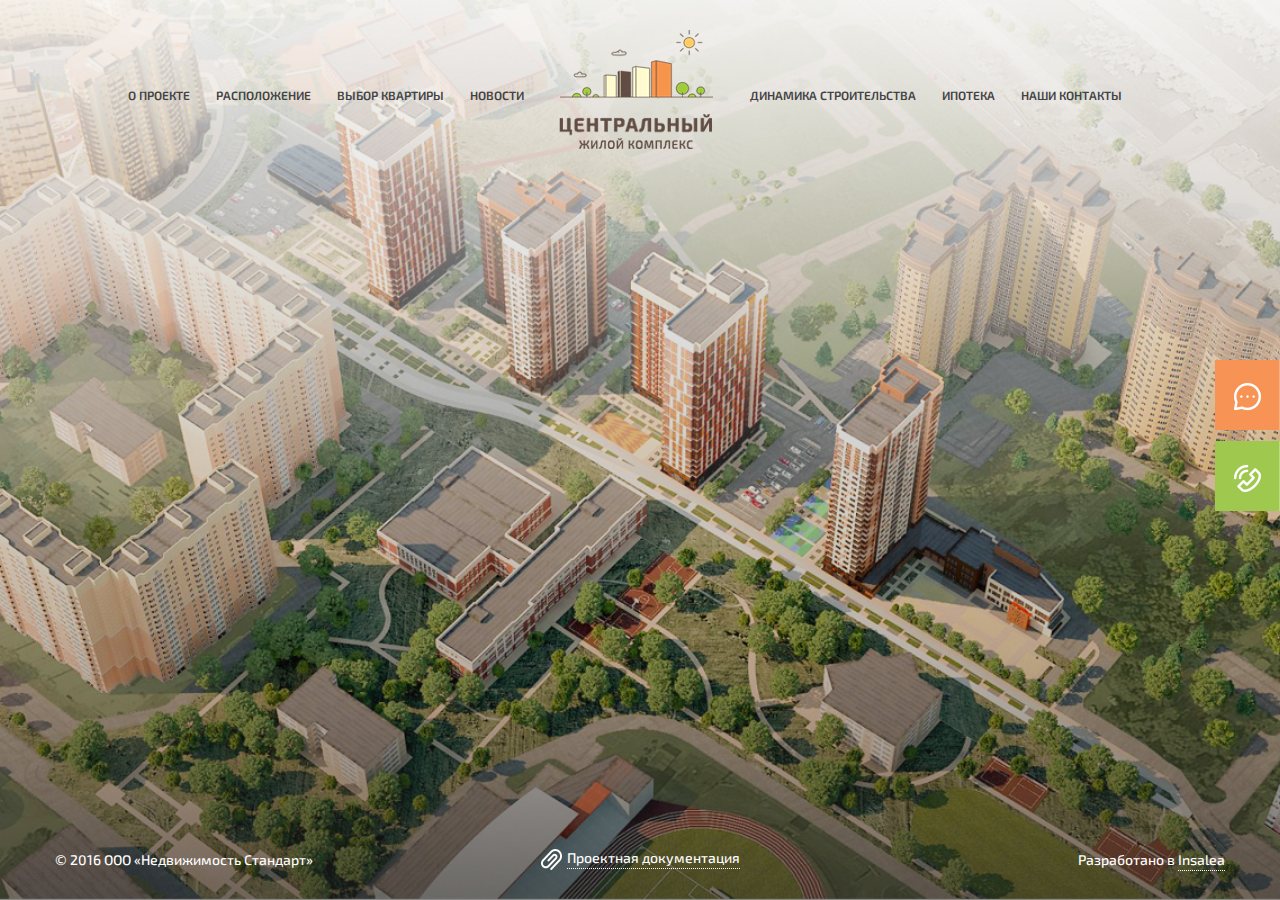
<file: index.html>
<!DOCTYPE html>
<html lang="ru">
	<head>
		<meta charset="UTF-8" />
		<title>Title</title>
		<meta name="viewport" content="width=device-width, initial-scale=1, maximum-scale=1, user-scalable=no" />

	</head>
	<body>
		<div class="popup popup_callback">
			<div class="container container">
				<div class="window">
					<div class="header bg-green">
						<div class="title">заказать звонок</div>
						<div class="close"><div class="btn-close box"><i class="icon icon-close"></i></div></div>
					</div>
					<div class="body">
						<form action="">
							<input type="text" class="input" placeholder="Ваше имя">
							<input type="text" class="input tel" placeholder="Ваш телефон">
							<button class="button button_orange">заказать звонок</button>
						</form>
					</div>
				</div>
			</div>
			<div class="bg"></div>
		</div>
		<div class="popup popup_write">
			<div class="container container">
				<div class="window">
					<div class="header bg-orange">
						<div class="title">оставить заявку</div>
						<div class="close"><div class="btn-close box"><i class="icon icon-close"></i></div></div>
					</div>
					<div class="body">
						<form action="">
							<input type="text" class="input" placeholder="Ваше имя">
							<input type="text" class="input tel" placeholder="Ваш телефон">
							<input type="text" class="input" placeholder="Текс заявки">
							<button class="button">Отправить заявку</button>
						</form>
					</div>
				</div>
			</div>
			<div class="bg"></div>
		</div>
		<div class="wrapper">
			<header class="container">
				<ul class="nav nav-left">
					<li><a href="">о проекте</a></li>
					<li><a href="">расположение</a></li>
					<li><a href="">выбор квартиры</a></li>
					<li><a href="">новости</a></li>
				</ul>
				<div class="logo"><a href=""><img src="img/logo.png" alt=""></a></div>
				<ul class="nav nav-right">
					<li><a href="">динамика строительства</a></li>
					<li><a href="">ипотека</a></li>
					<li><a href="">наши Контакты</a></li>
				</ul>
			</header>
			<footer>
				<div class="container row w3">
					<div class="col copy">© 2016 ООО «Недвижимость Стандарт»</div>
					<div class="col docs">
						<div class="docs-wrap">
							<div class="header">
								<div class="title"><i class="icon icon-clip-white"></i> <a href="">Проектная документация</a></div>
								<div class="btn-close box"><i class="icon icon-close"></i></div>
							</div>
							<div class="body">
								<div class="row">
									<div class="format col">DOC</div>
									<div class="sub-title col">
										<p>Разрешение на строительство</p>
										<span>корпус 8</span>
									</div>
									<div class="anchor col"><a href="" target="_blank"><i class="icon icon-upload_gray"></i></a></div>
								</div>
								<div class="row">
									<div class="format col">DOC</div>
									<div class="sub-title col">
										<p>Разрешение на строительство</p>
										<span>корпус 16</span>
									</div>
									<div class="anchor col"><a href="" target="_blank"><i class="icon icon-upload_gray"></i></a></div>
								</div>
								<div class="row">
									<div class="format col">DOC</div>
									<div class="sub-title col">
										<p>Разрешение на строительство</p>
										<span>корпус 17</span>
									</div>
									<div class="anchor col"><a href="" target="_blank"><i class="icon icon-upload_gray"></i></a></div>
								</div>
								<div class="row">
									<div class="format col">DOC</div>
									<div class="sub-title col">
										<p>Разрешение на строительство</p>
										<span>корпус 18</span>
									</div>
									<div class="anchor col"><a href="" target="_blank"><i class="icon icon-upload_gray"></i></a></div>
								</div>
								<div class="row">
									<div class="format col color-red-hover">PDF</div>
									<div class="sub-title col">
										<p>Проектная декларация</p>
										<span>корпус 16</span>
									</div>
									<div class="anchor col"><a href="" target="_blank"><i class="icon icon-upload_gray"></i></a></div>
								</div>
								<div class="row">
									<div class="format col color-red-hover">PDF</div>
									<div class="sub-title col">
										<p>Проектная декларация</p>
										<span>корпус 18</span>
									</div>
									<div class="anchor col"><a href="" target="_blank"><i class="icon icon-upload_gray"></i></a></div>
								</div>
								<div class="row">
									<div class="format col color-red-hover">PDF</div>
									<div class="sub-title col">
										<p>Планировки</p>
										<span>корпус 16</span>
									</div>
									<div class="anchor col"><a href="" target="_blank"><i class="icon icon-search_gray"></i></a></div>
								</div>
							</div>
						</div>
					</div>
					<div class="col dev">Разработано в <a href="//insalea.ru/" target="_blank">Insalea</a></div>
				</div>
			</footer>
		</div>
		<div id="content">
			<div class="container">
				
			</div>
		</div>
		<div class="fix-btns">
			<div class="item chat">
				<div class="icon-wrap"><i class="icon icon-chat"></i></div>
				<div class="text">НАПИСАТЬ</div>
			</div>
			<div class="item phone">
				<div class="icon-wrap"><i class="icon icon-phone"></i></div>
				<div class="text">ЗАКАЗАТЬ ЗВОНОК</div>
			</div>
		</div>


		<link href="https://fonts.googleapis.com/css?family=Exo+2:400,500,600" rel="stylesheet">
		<link rel="stylesheet" href="css/libs.min.css">
		<link rel="stylesheet" href="css/style.css">
		<link rel="stylesheet" href="css/mobile.css">
		<script src="js/libs.min.js"></script>
		<script src="js/scripts.js"></script>
		<script src="js/popup.js"></script>
		<script src="js/mobile.js"></script>
	</body>
</html>
</file>
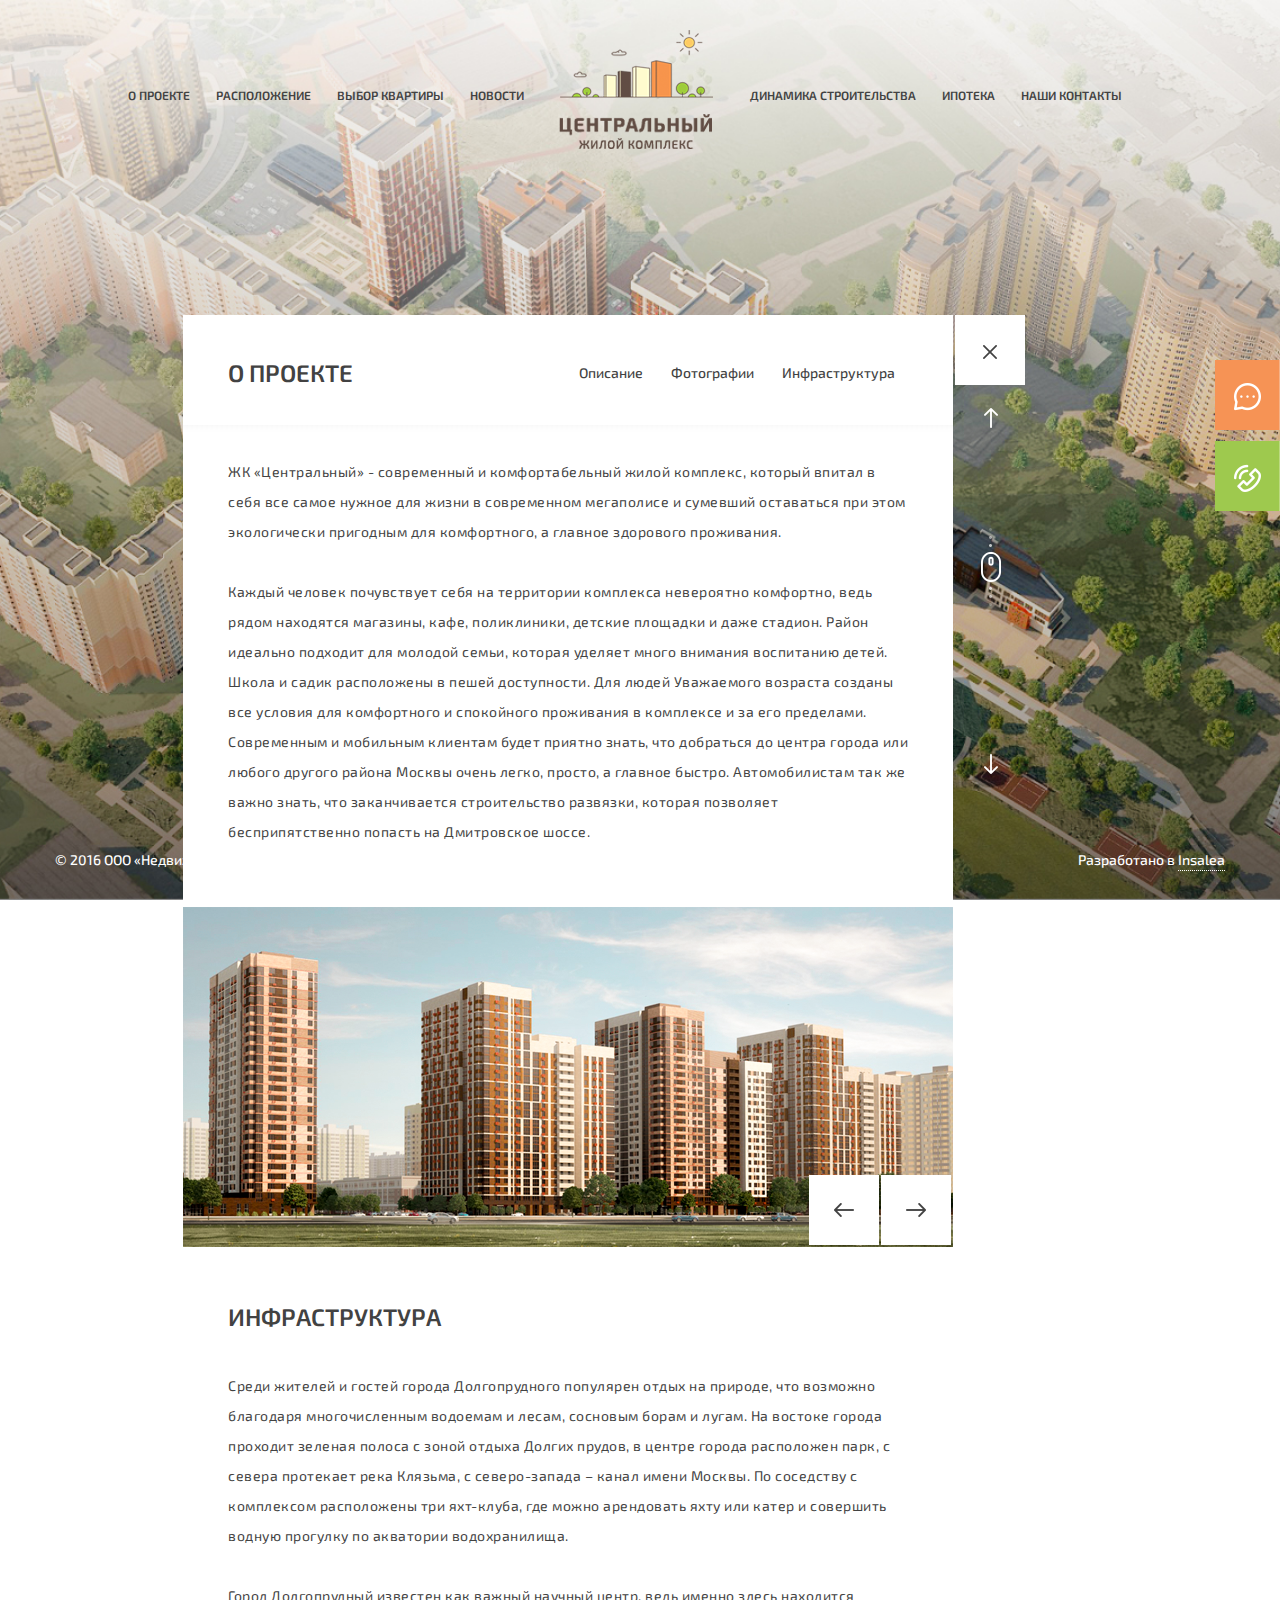
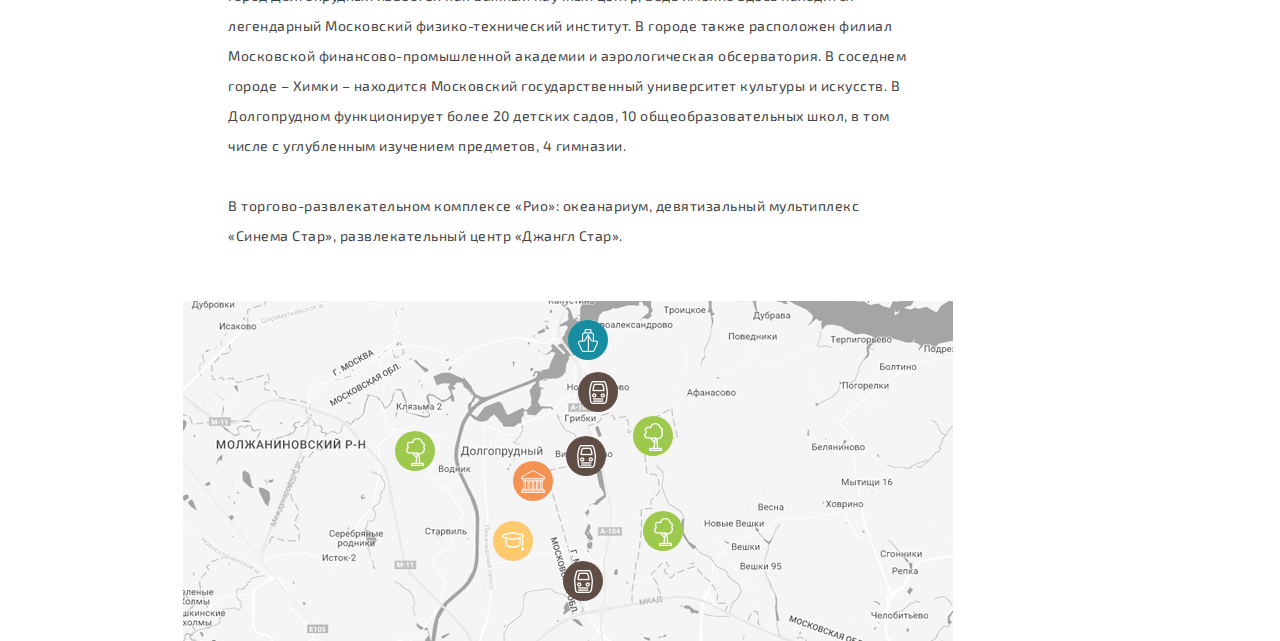
<file: about.html>
<!DOCTYPE html>
<html lang="ru">
	<head>
		<meta charset="UTF-8" />
		<title>Title</title>
		<meta name="viewport" content="width=device-width, initial-scale=1, maximum-scale=1, user-scalable=no" />

	</head>
	<body class="with-content">
		<div class="popup popup_callback">
			<div class="container container">
				<div class="window">
					<div class="header bg-green">
						<div class="title">заказать звонок</div>
						<div class="close"><div class="btn-close box"><i class="icon icon-close"></i></div></div>
					</div>
					<div class="body">
						<form action="">
							<input type="text" class="input" placeholder="Ваше имя">
							<input type="text" class="input tel" placeholder="Ваш телефон">
							<button class="button button_orange">заказать звонок</button>
						</form>
					</div>
				</div>
			</div>
			<div class="bg"></div>
		</div>
		<div class="popup popup_write">
			<div class="container container">
				<div class="window">
					<div class="header bg-orange">
						<div class="title">оставить заявку</div>
						<div class="close"><div class="btn-close box"><i class="icon icon-close"></i></div></div>
					</div>
					<div class="body">
						<form action="">
							<input type="text" class="input" placeholder="Ваше имя">
							<input type="text" class="input tel" placeholder="Ваш телефон">
							<input type="text" class="input" placeholder="Текс заявки">
							<button class="button">Отправить заявку</button>
						</form>
					</div>
				</div>
			</div>
			<div class="bg"></div>
		</div>
		<div class="wrapper">
			<header class="container">
				<ul class="nav nav-left">
					<li><a href="">о проекте</a></li>
					<li><a href="">расположение</a></li>
					<li><a href="">выбор квартиры</a></li>
					<li><a href="">новости</a></li>
				</ul>
				<div class="logo"><a href=""><img src="img/logo.png" alt=""></a></div>
				<ul class="nav nav-right">
					<li><a href="">динамика строительства</a></li>
					<li><a href="">ипотека</a></li>
					<li><a href="">наши Контакты</a></li>
				</ul>
			</header>
			<footer>
				<div class="container row w3">
					<div class="col copy">© 2016 ООО «Недвижимость Стандарт»</div>
					<div class="col docs">
						<div class="docs-wrap">
							<div class="header">
								<div class="title"><i class="icon icon-clip-white"></i> <a href="">Проектная документация</a></div>
								<div class="btn-close box"><i class="icon icon-close"></i></div>
							</div>
							<div class="body">
								<div class="row">
									<div class="format col">DOC</div>
									<div class="sub-title col">
										<p>Разрешение на строительство</p>
										<span>корпус 8</span>
									</div>
									<div class="anchor col"><a href="" target="_blank"><i class="icon icon-upload_gray"></i></a></div>
								</div>
								<div class="row">
									<div class="format col">DOC</div>
									<div class="sub-title col">
										<p>Разрешение на строительство</p>
										<span>корпус 16</span>
									</div>
									<div class="anchor col"><a href="" target="_blank"><i class="icon icon-upload_gray"></i></a></div>
								</div>
								<div class="row">
									<div class="format col">DOC</div>
									<div class="sub-title col">
										<p>Разрешение на строительство</p>
										<span>корпус 17</span>
									</div>
									<div class="anchor col"><a href="" target="_blank"><i class="icon icon-upload_gray"></i></a></div>
								</div>
								<div class="row">
									<div class="format col">DOC</div>
									<div class="sub-title col">
										<p>Разрешение на строительство</p>
										<span>корпус 18</span>
									</div>
									<div class="anchor col"><a href="" target="_blank"><i class="icon icon-upload_gray"></i></a></div>
								</div>
								<div class="row">
									<div class="format col color-red-hover">PDF</div>
									<div class="sub-title col">
										<p>Проектная декларация</p>
										<span>корпус 16</span>
									</div>
									<div class="anchor col"><a href="" target="_blank"><i class="icon icon-upload_gray"></i></a></div>
								</div>
								<div class="row">
									<div class="format col color-red-hover">PDF</div>
									<div class="sub-title col">
										<p>Проектная декларация</p>
										<span>корпус 18</span>
									</div>
									<div class="anchor col"><a href="" target="_blank"><i class="icon icon-upload_gray"></i></a></div>
								</div>
								<div class="row">
									<div class="format col color-red-hover">PDF</div>
									<div class="sub-title col">
										<p>Планировки</p>
										<span>корпус 16</span>
									</div>
									<div class="anchor col"><a href="" target="_blank"><i class="icon icon-search_gray"></i></a></div>
								</div>
							</div>
						</div>
					</div>
					<div class="col dev">Разработано в <a href="//insalea.ru/" target="_blank">Insalea</a></div>
				</div>
			</footer>
		</div>
		<div class="container">
			<div id="content">
				<div class="header clearfix">
					<h1>о проекте</h1>
					<ul class="menu">
						<li><a href="#about">Описание</a></li>
						<li><a href="#photos">Фотографии</a></li>
						<li><a href="#infostructure">Инфраструктура</a></li>
					</ul>
					<div class="abs-right">
						<div class="btn-close box"><i class="icon icon-close"></i></div>
						<div class="scroll"></div>
					</div>
				</div>
				<div class="body">
					<div id="about">
						<p>ЖК «Центральный» - современный и комфортабельный жилой комплекс, который впитал в себя все самое нужное для жизни в современном мегаполисе и сумевший оставаться при этом экологически пригодным для комфортного, а главное здорового проживания.</p>
						<p>Каждый человек почувствует себя на территории комплекса невероятно комфортно, ведь рядом находятся магазины, кафе, поликлиники, детские площадки и даже стадион. Район идеально подходит для молодой семьи, которая уделяет много внимания воспитанию детей. Школа и садик расположены в пешей доступности. Для людей Уважаемого возраста созданы все условия для комфортного и спокойного проживания в комплексе и за его пределами. Современным и мобильным клиентам будет приятно знать, что добраться до центра города или любого другого района Москвы очень легко, просто, а главное быстро. Автомобилистам так же важно знать, что заканчивается строительство развязки, которая позволяет бесприпятственно попасть на Дмитровское шоссе.</p>
					</div>
					<div class="slider" id="photos">
						<div class="item"><img src="img/slider.png" alt=""></div>
						<div class="item"><img src="img/slider.png" alt=""></div>
						<div class="item"><img src="img/slider.png" alt=""></div>
						<div class="item"><img src="img/slider.png" alt=""></div>
					</div>
					<div id="infostructure">
						<h2>инфраструктура</h2>
						<p>Среди жителей и гостей города Долгопрудного популярен отдых на природе, что возможно благодаря многочисленным водоемам и лесам, сосновым борам и лугам. На востоке города проходит зеленая полоса с зоной отдыха Долгих прудов, в центре города расположен парк, с севера протекает река Клязьма, с северо-запада – канал имени Москвы. По соседству с комплексом расположены три яхт-клуба, где можно арендовать яхту или катер и совершить водную прогулку по акватории водохранилища.</p>
						<p>Город Долгопрудный известен как важный научный центр, ведь именно здесь находится легендарный Московский физико-технический институт. В городе также расположен филиал Московской финансово-промышленной академии и аэрологическая обсерватория. В соседнем городе – Химки – находится Московский государственный университет культуры и искусств. В Долгопрудном функционирует более 20 детских садов, 10 общеобразовательных школ, в том числе с углубленным изучением предметов, 4 гимназии.</p>
						<p>В торгово-развлекательном комплексе «Рио»: океанариум, девятизальный мультиплекс «Синема Стар», развлекательный центр «Джангл Стар».</p>
					</div>
					<div id="map">
						<div class="item">
							<div class="icon-wrap bg-blue"><i class="icon icon-ship"></i></div>
							<div class="text"><span>Порт</span></div>
						</div>
						<div class="item">
							<div class="icon-wrap bg-brown"><i class="icon icon-car"></i></div>
							<div class="text"><span>Остановка</span></div>
						</div>
						<div class="item">
							<div class="icon-wrap bg-green"><i class="icon icon-tree"></i></div>
							<div class="text"><span>Парк</span></div>
						</div>
						<div class="item">
							<div class="icon-wrap bg-brown"><i class="icon icon-car"></i></div>
							<div class="text"><span>Остановка</span></div>
						</div>
						<div class="item">
							<div class="icon-wrap bg-green"><i class="icon icon-tree"></i></div>
							<div class="text"><span>Парк</span></div>
						</div>
						<div class="item">
							<div class="icon-wrap bg-orange"><i class="icon icon-bank"></i></div>
							<div class="text"><span>Банк</span></div>
						</div>
						<div class="item">
							<div class="icon-wrap bg-yellow"><i class="icon icon-school"></i></div>
							<div class="text"><span>Школа</span></div>
						</div>
						<div class="item">
							<div class="icon-wrap bg-green"><i class="icon icon-tree"></i></div>
							<div class="text"><span>Парк</span></div>
						</div>
						<div class="item">
							<div class="icon-wrap bg-brown"><i class="icon icon-car"></i></div>
							<div class="text"><span>Остановка</span></div>
						</div>
					</div>
				</div>
			</div>	
		</div>
		<div class="fix-btns">
			<div class="item chat">
				<div class="icon-wrap"><i class="icon icon-chat"></i></div>
				<div class="text">НАПИСАТЬ</div>
			</div>
			<div class="item phone">
				<div class="icon-wrap"><i class="icon icon-phone"></i></div>
				<div class="text">ЗАКАЗАТЬ ЗВОНОК</div>
			</div>
		</div>


		<link href="https://fonts.googleapis.com/css?family=Exo+2:400,500,600" rel="stylesheet">
		<link rel="stylesheet" href="css/libs.min.css">
		<link rel="stylesheet" href="css/style.css">
		<link rel="stylesheet" href="css/mobile.css">
		<script src="js/libs.min.js"></script>
		<script src="js/scripts.js"></script>
		<script src="js/popup.js"></script>
		<script src="js/mobile.js"></script>
	</body>
</html>
</file>
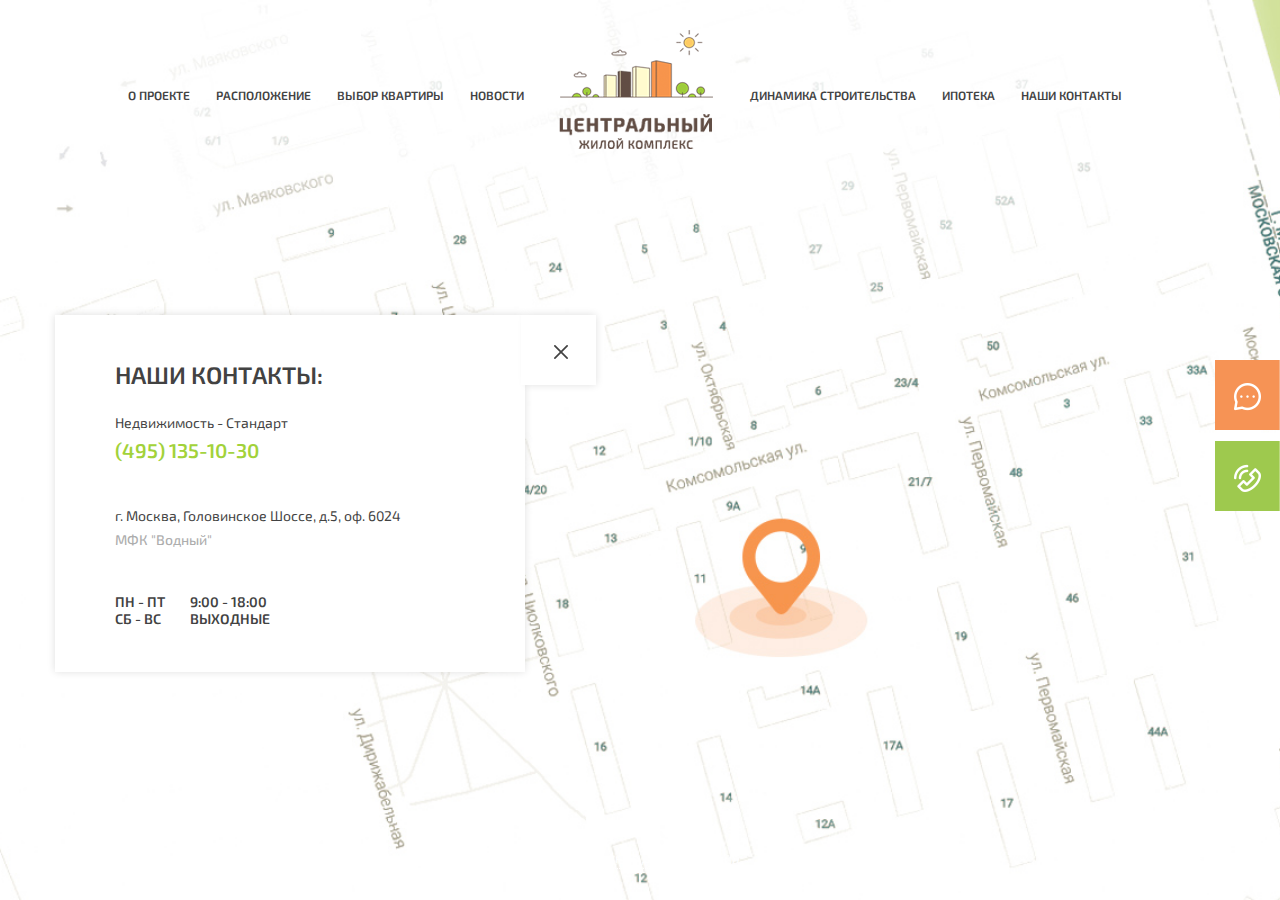
<file: contacts.html>
<!DOCTYPE html>
<html lang="ru">
	<head>
		<meta charset="UTF-8" />
		<title>Title</title>
		<meta name="viewport" content="width=device-width, initial-scale=1, maximum-scale=1, user-scalable=no" />

	</head>
	<div class="popup popup_callback">
		<div class="container container">
			<div class="window">
				<div class="header bg-green">
					<div class="title">заказать звонок</div>
					<div class="close"><div class="btn-close box"><i class="icon icon-close"></i></div></div>
				</div>
				<div class="body">
					<form action="">
						<input type="text" class="input" placeholder="Ваше имя">
						<input type="text" class="input tel" placeholder="Ваш телефон">
						<button class="button button_orange">заказать звонок</button>
					</form>
				</div>
			</div>
		</div>
		<div class="bg"></div>
	</div>
	<div class="popup popup_write">
		<div class="container container">
			<div class="window">
				<div class="header bg-orange">
					<div class="title">оставить заявку</div>
					<div class="close"><div class="btn-close box"><i class="icon icon-close"></i></div></div>
				</div>
				<div class="body">
					<form action="">
						<input type="text" class="input" placeholder="Ваше имя">
						<input type="text" class="input tel" placeholder="Ваш телефон">
						<input type="text" class="input" placeholder="Текс заявки">
						<button class="button">Отправить заявку</button>
					</form>
				</div>
			</div>
		</div>
		<div class="bg"></div>
	</div>
	<body class="with-content contacts">
		<div class="wrapper">
			<header class="container">
				<ul class="nav nav-left">
					<li><a href="">о проекте</a></li>
					<li><a href="">расположение</a></li>
					<li><a href="">выбор квартиры</a></li>
					<li><a href="">новости</a></li>
				</ul>
				<div class="logo"><a href=""><img src="img/logo.png" alt=""></a></div>
				<ul class="nav nav-right">
					<li><a href="">динамика строительства</a></li>
					<li><a href="">ипотека</a></li>
					<li><a href="">наши Контакты</a></li>
				</ul>
			</header>
			<footer>
				<div class="container row w3">
					<div class="col copy">© 2016 ООО «Недвижимость Стандарт»</div>
					<div class="col docs">
						<div class="docs-wrap">
							<div class="header">
								<div class="title"><i class="icon icon-clip-white"></i> <a href="">Проектная документация</a></div>
								<div class="btn-close box"><i class="icon icon-close"></i></div>
							</div>
							<div class="body">
								<div class="row">
									<div class="format col">DOC</div>
									<div class="sub-title col">
										<p>Разрешение на строительство</p>
										<span>корпус 8</span>
									</div>
									<div class="anchor col"><a href="" target="_blank"><i class="icon icon-upload_gray"></i></a></div>
								</div>
								<div class="row">
									<div class="format col">DOC</div>
									<div class="sub-title col">
										<p>Разрешение на строительство</p>
										<span>корпус 16</span>
									</div>
									<div class="anchor col"><a href="" target="_blank"><i class="icon icon-upload_gray"></i></a></div>
								</div>
								<div class="row">
									<div class="format col">DOC</div>
									<div class="sub-title col">
										<p>Разрешение на строительство</p>
										<span>корпус 17</span>
									</div>
									<div class="anchor col"><a href="" target="_blank"><i class="icon icon-upload_gray"></i></a></div>
								</div>
								<div class="row">
									<div class="format col">DOC</div>
									<div class="sub-title col">
										<p>Разрешение на строительство</p>
										<span>корпус 18</span>
									</div>
									<div class="anchor col"><a href="" target="_blank"><i class="icon icon-upload_gray"></i></a></div>
								</div>
								<div class="row">
									<div class="format col color-red-hover">PDF</div>
									<div class="sub-title col">
										<p>Проектная декларация</p>
										<span>корпус 16</span>
									</div>
									<div class="anchor col"><a href="" target="_blank"><i class="icon icon-upload_gray"></i></a></div>
								</div>
								<div class="row">
									<div class="format col color-red-hover">PDF</div>
									<div class="sub-title col">
										<p>Проектная декларация</p>
										<span>корпус 18</span>
									</div>
									<div class="anchor col"><a href="" target="_blank"><i class="icon icon-upload_gray"></i></a></div>
								</div>
								<div class="row">
									<div class="format col color-red-hover">PDF</div>
									<div class="sub-title col">
										<p>Планировки</p>
										<span>корпус 16</span>
									</div>
									<div class="anchor col"><a href="" target="_blank"><i class="icon icon-search_gray"></i></a></div>
								</div>
							</div>
						</div>
					</div>
					<div class="col dev">Разработано в <a href="//insalea.ru/" target="_blank">Insalea</a></div>
				</div>
			</footer>
		</div>
		<div class="container">
			<div id="contacts">
				<h1>наши контакты:</h1>
				<div class="btn-close box"><i class="icon icon-close"></i></div>
				<div class="row line">
					<p class="desc">Недвижимость - Стандарт</p>
					<p class="green-text">(495) 135-10-30</p>
				</div>
				<div class="row line">
					<p class="desc">г. Москва, Головинское Шоссе, д.5, оф. 6024</p>
					<p class="gray-text">МФК "Водный"</p>
				</div>
				<div class="time">
					<div class="row">
						<div class="col">пн - пт</div>
						<div class="col">9:00 - 18:00</div>
					</div>
					<div class="row">
						<div class="col">сб - вс</div>
						<div class="col">ВЫХОДНЫЕ</div>
					</div>
				</div>
			</div>	
		</div>
		<div class="fix-btns">
			<div class="item chat">
				<div class="icon-wrap"><i class="icon icon-chat"></i></div>
				<div class="text">НАПИСАТЬ</div>
			</div>
			<div class="item phone">
				<div class="icon-wrap"><i class="icon icon-phone"></i></div>
				<div class="text">ЗАКАЗАТЬ ЗВОНОК</div>
			</div>
		</div>


		<link href="https://fonts.googleapis.com/css?family=Exo+2:400,500,600" rel="stylesheet">
		<link rel="stylesheet" href="css/libs.min.css">
		<link rel="stylesheet" href="css/style.css">
		<link rel="stylesheet" href="css/mobile.css">
		<script src="js/libs.min.js"></script>
		<script src="js/scripts.js"></script>
		<script src="js/popup.js"></script>
		<script src="js/mobile.js"></script>
	</body>
</html>
</file>
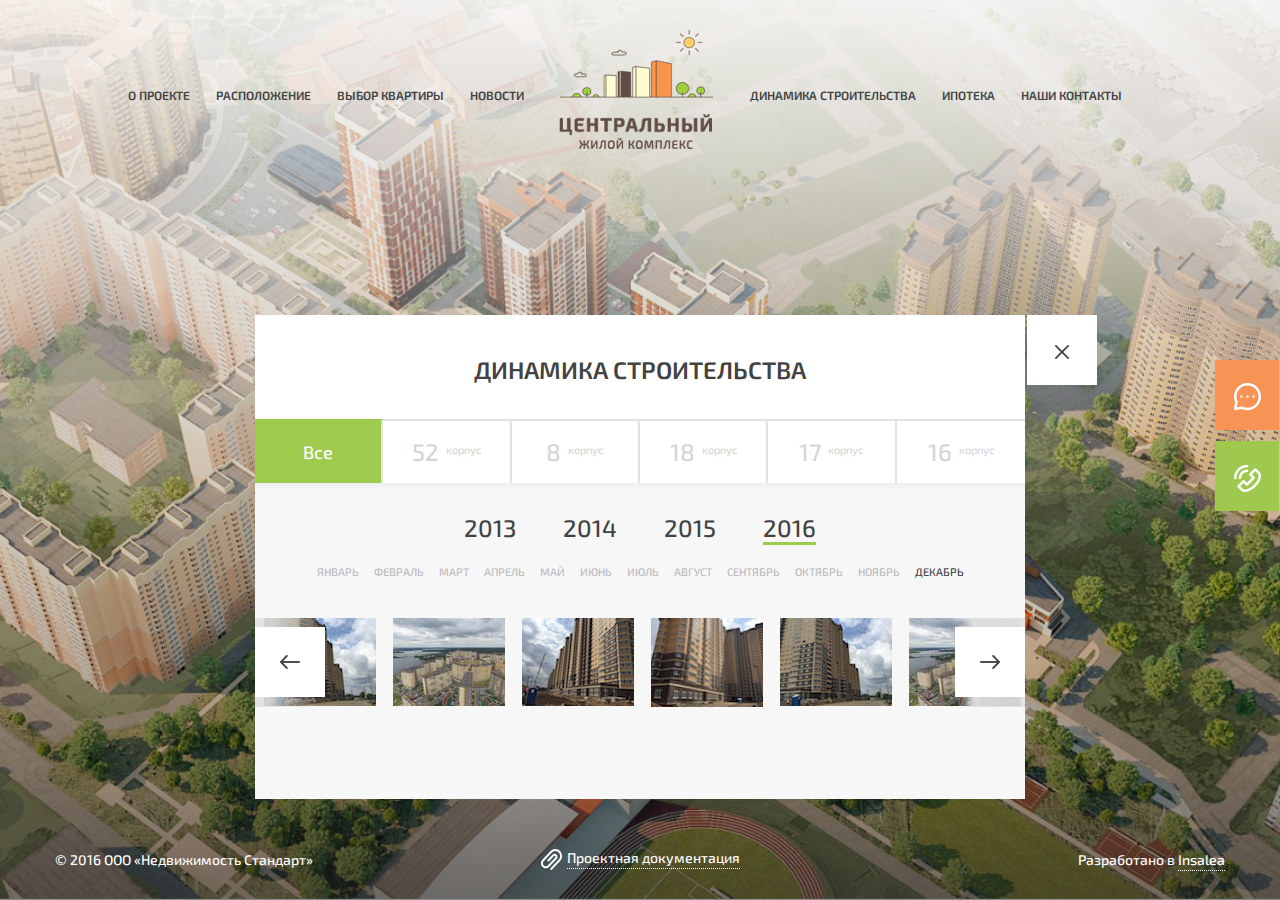
<file: dinamic.html>
<!DOCTYPE html>
<html lang="ru">
	<head>
		<meta charset="UTF-8" />
		<title>Title</title>
		<meta name="viewport" content="width=device-width, initial-scale=1, maximum-scale=1, user-scalable=no" />

	</head>
	<body class="with-content">
		<div class="popup popup_callback">
			<div class="container container">
				<div class="window">
					<div class="header bg-green">
						<div class="title">заказать звонок</div>
						<div class="close"><div class="btn-close box"><i class="icon icon-close"></i></div></div>
					</div>
					<div class="body">
						<form action="">
							<input type="text" class="input" placeholder="Ваше имя">
							<input type="text" class="input tel" placeholder="Ваш телефон">
							<button class="button button_orange">заказать звонок</button>
						</form>
					</div>
				</div>
			</div>
			<div class="bg"></div>
		</div>
		<div class="popup popup_write">
			<div class="container container">
				<div class="window">
					<div class="header bg-orange">
						<div class="title">оставить заявку</div>
						<div class="close"><div class="btn-close box"><i class="icon icon-close"></i></div></div>
					</div>
					<div class="body">
						<form action="">
							<input type="text" class="input" placeholder="Ваше имя">
							<input type="text" class="input tel" placeholder="Ваш телефон">
							<input type="text" class="input" placeholder="Текс заявки">
							<button class="button">Отправить заявку</button>
						</form>
					</div>
				</div>
			</div>
			<div class="bg"></div>
		</div>
		<div class="wrapper">
			<header class="container">
				<ul class="nav nav-left">
					<li><a href="">о проекте</a></li>
					<li><a href="">расположение</a></li>
					<li><a href="">выбор квартиры</a></li>
					<li><a href="">новости</a></li>
				</ul>
				<div class="logo"><a href=""><img src="img/logo.png" alt=""></a></div>
				<ul class="nav nav-right">
					<li><a href="">динамика строительства</a></li>
					<li><a href="">ипотека</a></li>
					<li><a href="">наши Контакты</a></li>
				</ul>
			</header>
			<footer>
				<div class="container row w3">
					<div class="col copy">© 2016 ООО «Недвижимость Стандарт»</div>
					<div class="col docs">
						<div class="docs-wrap">
							<div class="header">
								<div class="title"><i class="icon icon-clip-white"></i> <a href="">Проектная документация</a></div>
								<div class="btn-close box"><i class="icon icon-close"></i></div>
							</div>
							<div class="body">
								<div class="row">
									<div class="format col">DOC</div>
									<div class="sub-title col">
										<p>Разрешение на строительство</p>
										<span>корпус 8</span>
									</div>
									<div class="anchor col"><a href="" target="_blank"><i class="icon icon-upload_gray"></i></a></div>
								</div>
								<div class="row">
									<div class="format col">DOC</div>
									<div class="sub-title col">
										<p>Разрешение на строительство</p>
										<span>корпус 16</span>
									</div>
									<div class="anchor col"><a href="" target="_blank"><i class="icon icon-upload_gray"></i></a></div>
								</div>
								<div class="row">
									<div class="format col">DOC</div>
									<div class="sub-title col">
										<p>Разрешение на строительство</p>
										<span>корпус 17</span>
									</div>
									<div class="anchor col"><a href="" target="_blank"><i class="icon icon-upload_gray"></i></a></div>
								</div>
								<div class="row">
									<div class="format col">DOC</div>
									<div class="sub-title col">
										<p>Разрешение на строительство</p>
										<span>корпус 18</span>
									</div>
									<div class="anchor col"><a href="" target="_blank"><i class="icon icon-upload_gray"></i></a></div>
								</div>
								<div class="row">
									<div class="format col color-red-hover">PDF</div>
									<div class="sub-title col">
										<p>Проектная декларация</p>
										<span>корпус 16</span>
									</div>
									<div class="anchor col"><a href="" target="_blank"><i class="icon icon-upload_gray"></i></a></div>
								</div>
								<div class="row">
									<div class="format col color-red-hover">PDF</div>
									<div class="sub-title col">
										<p>Проектная декларация</p>
										<span>корпус 18</span>
									</div>
									<div class="anchor col"><a href="" target="_blank"><i class="icon icon-upload_gray"></i></a></div>
								</div>
								<div class="row">
									<div class="format col color-red-hover">PDF</div>
									<div class="sub-title col">
										<p>Планировки</p>
										<span>корпус 16</span>
									</div>
									<div class="anchor col"><a href="" target="_blank"><i class="icon icon-search_gray"></i></a></div>
								</div>
							</div>
						</div>
					</div>
					<div class="col dev">Разработано в <a href="//insalea.ru/" target="_blank">Insalea</a></div>
				</div>
			</footer>
		</div>
		<div class="container">
			<div id="dinamic">
				<div class="header clearfix">
					<h1>динамика строительства</h1>
					<div class="btn-close box"><i class="icon icon-close"></i></div>
					<ul class="links">
						<li class="select"><a href=""><span>Все</span></a></li><li><a href=""><span>52</span> корпус</a></li><li><a href=""><span>8</span> корпус</a></li><li><a href=""><span>18</span> корпус</a></li><li><a href=""><span>17</span> корпус</a></li><li><a href=""><span>16</span> корпус</a></li>
					</ul>
				</div>
				<div class="body">
					<ul class="years"> 
						<li><a href="">2013</a></li>
						<li><a href="">2014</a></li>
						<li><a href="">2015</a></li>
						<li class="select"><a href="">2016</a></li>
					</ul>
					<ul class="months">
						<li><a href="">Январь</a></li>
						<li><a href="">Февраль</a></li>
						<li><a href="">Март</a></li>
						<li><a href="">Апрель</a></li>
						<li><a href="">Май</a></li>
						<li><a href="">Июнь</a></li>
						<li><a href="">Июль</a></li>
						<li><a href="">Август</a></li>
						<li><a href="">Сентябрь</a></li>
						<li><a href="">Октябрь</a></li>
						<li><a href="">Ноябрь</a></li>
						<li class="select"><a href="">Декабрь</a></li>
					</ul>
					<div class="slider">
						<div class="item"><img src="img/dinamic/1.jpg" alt=""></div>
						<div class="item"><img src="img/dinamic/2.jpg" alt=""></div>
						<div class="item"><img src="img/dinamic/3.jpg" alt=""></div>
						<div class="item"><img src="img/dinamic/4.jpg" alt=""></div>
						<div class="item"><img src="img/dinamic/1.jpg" alt=""></div>
						<div class="item"><img src="img/dinamic/2.jpg" alt=""></div>
						<div class="item"><img src="img/dinamic/3.jpg" alt=""></div>
						<div class="item"><img src="img/dinamic/4.jpg" alt=""></div>
					</div>
				</div>
			</div>	
		</div>
		<div class="fix-btns">
			<div class="item chat">
				<div class="icon-wrap"><i class="icon icon-chat"></i></div>
				<div class="text">НАПИСАТЬ</div>
			</div>
			<div class="item phone">
				<div class="icon-wrap"><i class="icon icon-phone"></i></div>
				<div class="text">ЗАКАЗАТЬ ЗВОНОК</div>
			</div>
		</div>


		<link href="https://fonts.googleapis.com/css?family=Exo+2:400,500,600" rel="stylesheet">
		<link rel="stylesheet" href="css/libs.min.css">
		<link rel="stylesheet" href="css/style.css">
		<link rel="stylesheet" href="css/mobile.css">
		<script src="js/libs.min.js"></script>
		<script src="js/scripts.js"></script>
		<script src="js/popup.js"></script>
		<script src="js/mobile.js"></script>
	</body>
</html>
</file>
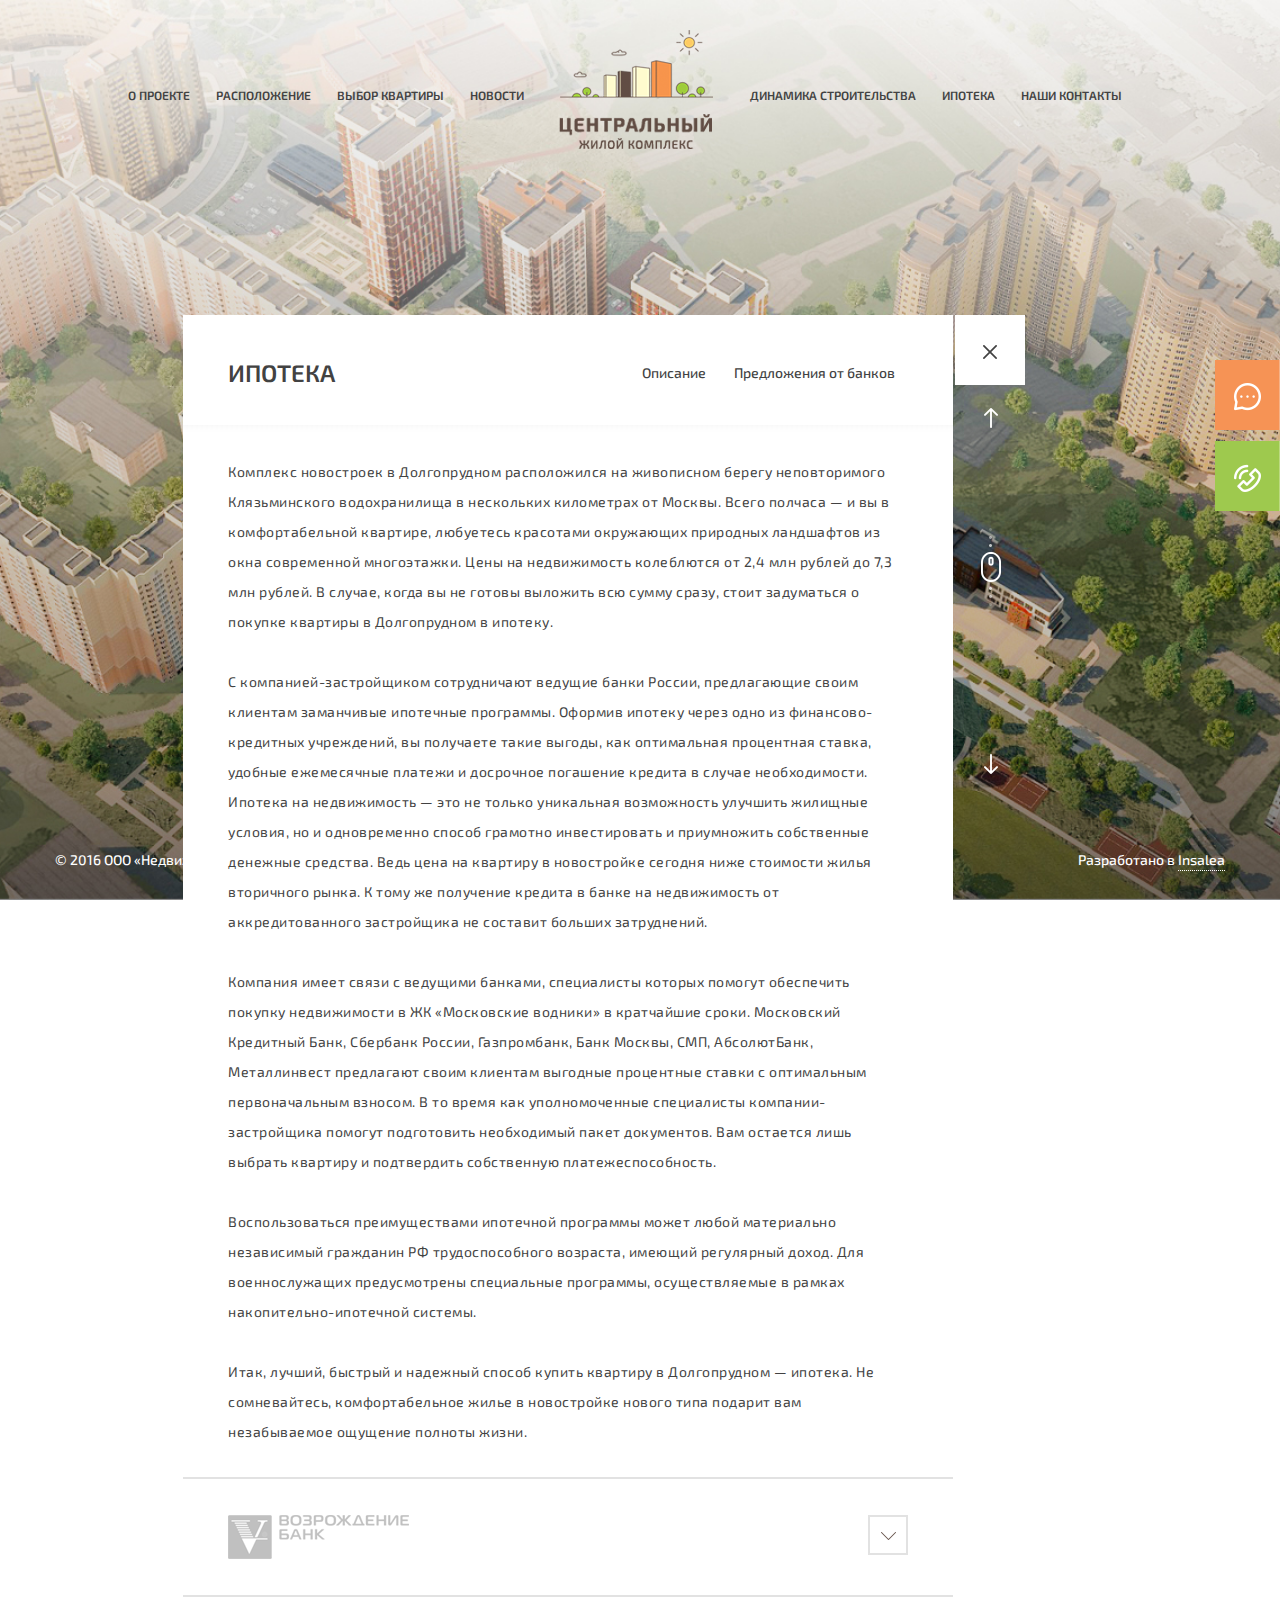
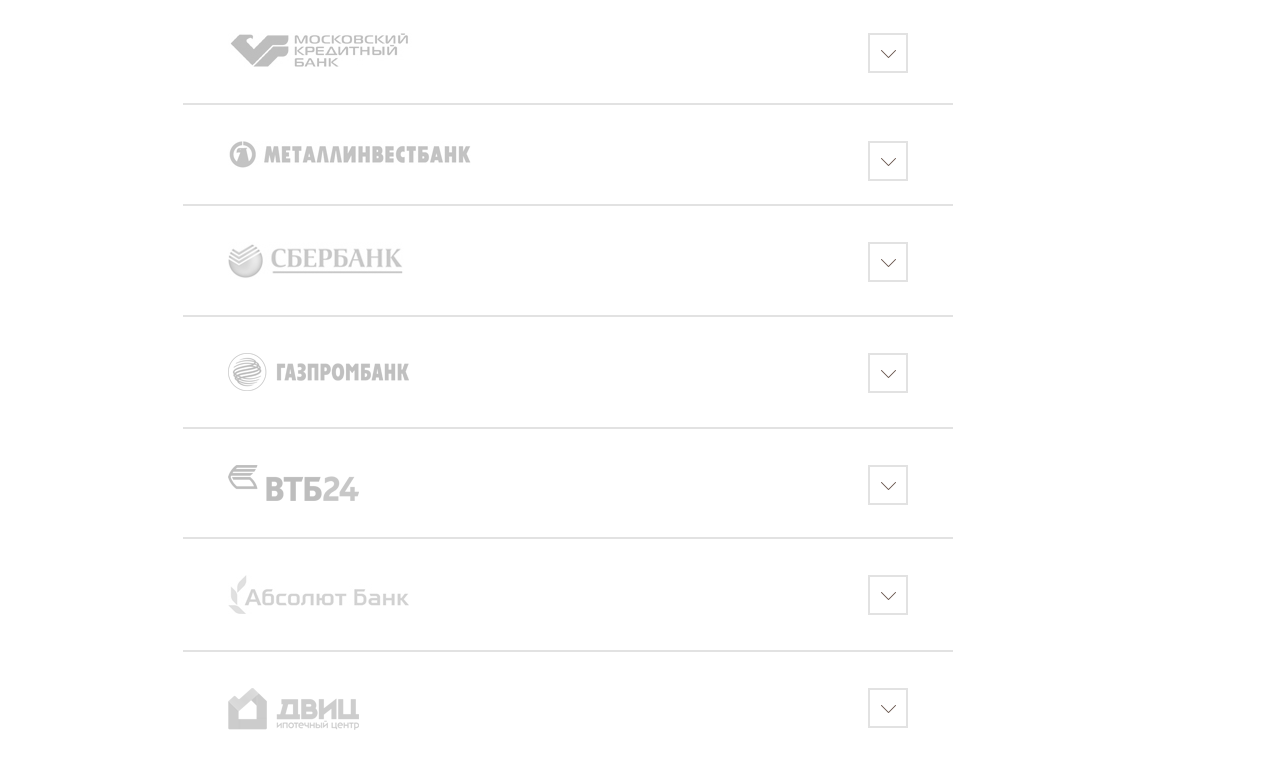
<file: ipoteka.html>
<!DOCTYPE html>
<html lang="ru">
	<head>
		<meta charset="UTF-8" />
		<title>Title</title>
		<meta name="viewport" content="width=device-width, initial-scale=1, maximum-scale=1, user-scalable=no" />

	</head>
	<div class="popup popup_callback">
		<div class="container container">
			<div class="window">
				<div class="header bg-green">
					<div class="title">заказать звонок</div>
					<div class="close"><div class="btn-close box"><i class="icon icon-close"></i></div></div>
				</div>
				<div class="body">
					<form action="">
						<input type="text" class="input" placeholder="Ваше имя">
						<input type="text" class="input tel" placeholder="Ваш телефон">
						<button class="button button_orange">заказать звонок</button>
					</form>
				</div>
			</div>
		</div>
		<div class="bg"></div>
	</div>
	<div class="popup popup_write">
		<div class="container container">
			<div class="window">
				<div class="header bg-orange">
					<div class="title">оставить заявку</div>
					<div class="close"><div class="btn-close box"><i class="icon icon-close"></i></div></div>
				</div>
				<div class="body">
					<form action="">
						<input type="text" class="input" placeholder="Ваше имя">
						<input type="text" class="input tel" placeholder="Ваш телефон">
						<input type="text" class="input" placeholder="Текс заявки">
						<button class="button">Отправить заявку</button>
					</form>
				</div>
			</div>
		</div>
		<div class="bg"></div>
	</div>
	<body class="with-content">
		<div class="wrapper">
			<header class="container">
				<ul class="nav nav-left">
					<li><a href="">о проекте</a></li>
					<li><a href="">расположение</a></li>
					<li><a href="">выбор квартиры</a></li>
					<li><a href="">новости</a></li>
				</ul>
				<div class="logo"><a href=""><img src="img/logo.png" alt=""></a></div>
				<ul class="nav nav-right">
					<li><a href="">динамика строительства</a></li>
					<li><a href="">ипотека</a></li>
					<li><a href="">наши Контакты</a></li>
				</ul>
			</header>
			<footer>
				<div class="container row w3">
					<div class="col copy">© 2016 ООО «Недвижимость Стандарт»</div>
					<div class="col docs">
						<div class="docs-wrap">
							<div class="header">
								<div class="title"><i class="icon icon-clip-white"></i> <a href="">Проектная документация</a></div>
								<div class="btn-close box"><i class="icon icon-close"></i></div>
							</div>
							<div class="body">
								<div class="row">
									<div class="format col">DOC</div>
									<div class="sub-title col">
										<p>Разрешение на строительство</p>
										<span>корпус 8</span>
									</div>
									<div class="anchor col"><a href="" target="_blank"><i class="icon icon-upload_gray"></i></a></div>
								</div>
								<div class="row">
									<div class="format col">DOC</div>
									<div class="sub-title col">
										<p>Разрешение на строительство</p>
										<span>корпус 16</span>
									</div>
									<div class="anchor col"><a href="" target="_blank"><i class="icon icon-upload_gray"></i></a></div>
								</div>
								<div class="row">
									<div class="format col">DOC</div>
									<div class="sub-title col">
										<p>Разрешение на строительство</p>
										<span>корпус 17</span>
									</div>
									<div class="anchor col"><a href="" target="_blank"><i class="icon icon-upload_gray"></i></a></div>
								</div>
								<div class="row">
									<div class="format col">DOC</div>
									<div class="sub-title col">
										<p>Разрешение на строительство</p>
										<span>корпус 18</span>
									</div>
									<div class="anchor col"><a href="" target="_blank"><i class="icon icon-upload_gray"></i></a></div>
								</div>
								<div class="row">
									<div class="format col color-red-hover">PDF</div>
									<div class="sub-title col">
										<p>Проектная декларация</p>
										<span>корпус 16</span>
									</div>
									<div class="anchor col"><a href="" target="_blank"><i class="icon icon-upload_gray"></i></a></div>
								</div>
								<div class="row">
									<div class="format col color-red-hover">PDF</div>
									<div class="sub-title col">
										<p>Проектная декларация</p>
										<span>корпус 18</span>
									</div>
									<div class="anchor col"><a href="" target="_blank"><i class="icon icon-upload_gray"></i></a></div>
								</div>
								<div class="row">
									<div class="format col color-red-hover">PDF</div>
									<div class="sub-title col">
										<p>Планировки</p>
										<span>корпус 16</span>
									</div>
									<div class="anchor col"><a href="" target="_blank"><i class="icon icon-search_gray"></i></a></div>
								</div>
							</div>
						</div>
					</div>
					<div class="col dev">Разработано в <a href="//insalea.ru/" target="_blank">Insalea</a></div>
				</div>
			</footer>
		</div>
		<div class="container">
			<div id="content">
				<div class="header clearfix">
					<h1>Ипотека</h1>
					<ul class="menu">
						<li><a href="#about">Описание</a></li>
						<li><a href="#offer">Предложения от банков</a></li>
					</ul>
					<div class="abs-right">
						<div class="btn-close box"><i class="icon icon-close"></i></div>
						<div class="scroll"></div>
					</div>
				</div>
				<div class="body">
					<div id="about">
						<p>Комплекс новостроек в Долгопрудном расположился на живописном берегу неповторимого Клязьминского водохранилища в нескольких километрах от Москвы. Всего полчаса — и вы в комфортабельной квартире, любуетесь красотами окружающих природных ландшафтов из окна современной многоэтажки. Цены на недвижимость колеблются от 2,4 млн рублей до 7,3 млн рублей. В случае, когда  вы не готовы выложить всю сумму сразу, стоит задуматься о покупке квартиры в Долгопрудном в ипотеку.</p>
						<p>С компанией-застройщиком сотрудничают ведущие банки России, предлагающие своим клиентам заманчивые ипотечные программы. Оформив ипотеку через одно из финансово-кредитных учреждений, вы получаете такие выгоды, как оптимальная процентная ставка, 
						удобные ежемесячные платежи и досрочное погашение кредита в случае необходимости. Ипотека на недвижимость — это не только уникальная возможность улучшить жилищные условия, но и одновременно способ грамотно инвестировать и приумножить собственные денежные средства. Ведь цена на квартиру в новостройке сегодня ниже стоимости жилья вторичного рынка. К тому же получение кредита в банке на недвижимость от аккредитованного застройщика не составит больших затруднений.</p>
						<p>Компания имеет связи с ведущими банками, специалисты которых помогут обеспечить покупку недвижимости в ЖК «Московские водники» в кратчайшие сроки. Московский Кредитный Банк, Сбербанк России, Газпромбанк, Банк Москвы, СМП, АбсолютБанк, Металлинвест предлагают своим клиентам выгодные процентные ставки с оптимальным первоначальным взносом. В то время как уполномоченные специалисты компании-
						застройщика помогут подготовить необходимый пакет документов. Вам остается лишь выбрать квартиру и подтвердить собственную платежеспособность.</p>
						<p>Воспользоваться преимуществами ипотечной программы может любой материально независимый гражданин РФ трудоспособного возраста, имеющий регулярный доход. Для военнослужащих предусмотрены специальные программы, осуществляемые в рамках накопительно-ипотечной системы.</p>
						<p>Итак, лучший, быстрый и надежный способ купить квартиру в Долгопрудном — ипотека. Не сомневайтесь, комфортабельное жилье в новостройке нового типа подарит вам незабываемое ощущение полноты жизни.</p>	
					</div>
					<div id="offer">
						<div class="item">
							<div class="title">
								<img src="img/banks/vozv.png" alt="">
								<span>от 12% годовых, взнос 30%</span>
								<a href="" class="button">Оставить заявку</a>
								<div class="caret"><i class="icon icon-arrow"></i></div>
							</div>
							<div class="content">
								<p></p>
							</div>
						</div>
						<div class="item">
							<div class="title">
								<img src="img/banks/msk.jpg" alt="">
								<span>от 12% годовых, взнос 30%</span>
								<a href="" class="button">Оставить заявку</a>
								<div class="caret"><i class="icon icon-arrow"></i></div>
							</div>
							<div class="content">
								<p>Юридическое наименование и номер лицензии Банка России: <br />ОАО “МОСКОВСКИЙ КРЕДИТНЫЙ БАНК” (лицензия №1978 от 23.01.2013)</p>
								<p>ОАО «Московский Кредитный Банк» открылось в 1992 году. Сегодня МКБ — это финансово-кредитное учреждение универсального типа, успешно действующее практически во всех секторах финансового рынка Российской Федерации. С 2004 года МКБ является участником гарантийной государственной системы страхования вкладов, что делает вложения максимально безопасными.</p>
							</div>
						</div>
						<div class="item">
							<div class="title">
								<img src="img/banks/metal.jpg" alt="">
								<span>от 12% годовых, взнос 30%</span>
								<a href="" class="button">Оставить заявку</a>
								<div class="caret"><i class="icon icon-arrow"></i></div>
							</div>
							<div class="content">
								<p></p>
							</div>
						</div>
						<div class="item">
							<div class="title">
								<img src="img/banks/sber.jpg" alt="">
								<span>от 12% годовых, взнос 30%</span>
								<a href="" class="button">Оставить заявку</a>
								<div class="caret"><i class="icon icon-arrow"></i></div>
							</div>
							<div class="content">
								<p></p>
							</div>
						</div>
						<div class="item">
							<div class="title">
								<img src="img/banks/gazprom.png" alt="">
								<span>от 12% годовых, взнос 30%</span>
								<a href="" class="button">Оставить заявку</a>
								<div class="caret"><i class="icon icon-arrow"></i></div>
							</div>
							<div class="content">
								<p></p>
							</div>
						</div>
						<div class="item">
							<div class="title">
								<img src="img/banks/vtb.png" alt="">
								<span>от 12% годовых, взнос 30%</span>
								<a href="" class="button">Оставить заявку</a>
								<div class="caret"><i class="icon icon-arrow"></i></div>
							</div>
							<div class="content">
								<p></p>
							</div>
						</div>
						<div class="item">
							<div class="title">
								<img src="img/banks/abs.jpg" alt="">
								<span>от 12% годовых, взнос 30%</span>
								<a href="" class="button">Оставить заявку</a>
								<div class="caret"><i class="icon icon-arrow"></i></div>
							</div>
							<div class="content">
								<p></p>
							</div>
						</div>
						<div class="item">
							<div class="title">
								<img src="img/banks/dvic.png" alt="">
								<span>от 12% годовых, взнос 30%</span>
								<a href="" class="button">Оставить заявку</a>
								<div class="caret"><i class="icon icon-arrow"></i></div>
							</div>
							<div class="content">
								<p></p>
							</div>
						</div>
					</div>
				</div>
			</div>	
		</div>
		<div class="fix-btns">
			<div class="item chat">
				<div class="icon-wrap"><i class="icon icon-chat"></i></div>
				<div class="text">НАПИСАТЬ</div>
			</div>
			<div class="item phone">
				<div class="icon-wrap"><i class="icon icon-phone"></i></div>
				<div class="text">ЗАКАЗАТЬ ЗВОНОК</div>
			</div>
		</div>


		<link href="https://fonts.googleapis.com/css?family=Exo+2:400,500,600" rel="stylesheet">
		<link rel="stylesheet" href="css/libs.min.css">
		<link rel="stylesheet" href="css/style.css">
		<link rel="stylesheet" href="css/mobile.css">
		<script src="js/libs.min.js"></script>
		<script src="js/scripts.js"></script>
		<script src="js/popup.js"></script>
		<script src="js/mobile.js"></script>
	</body>
</html>
</file>
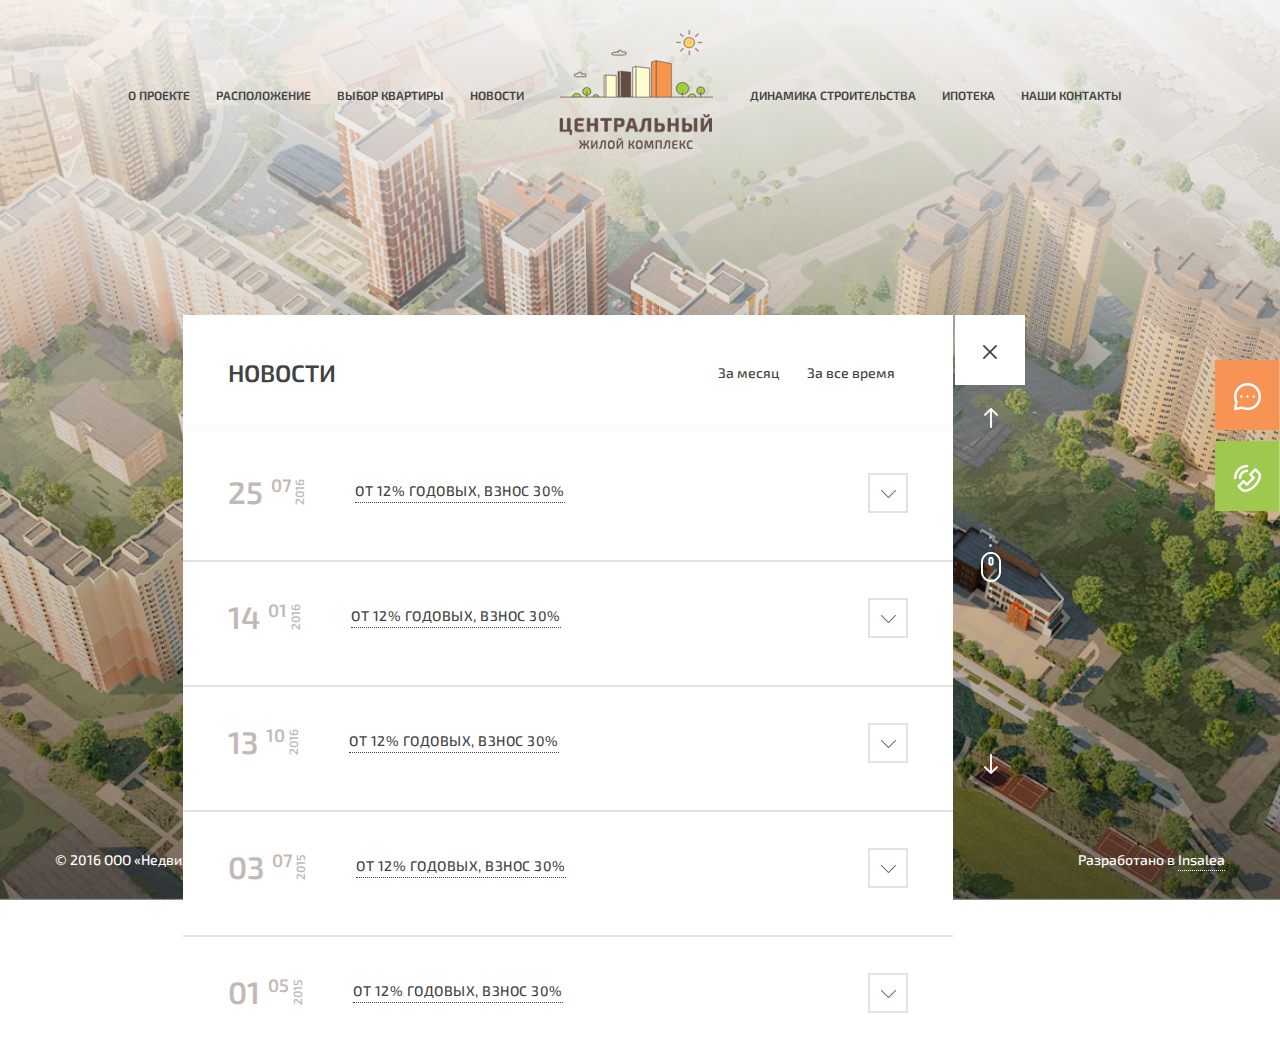
<file: news.html>
<!DOCTYPE html>
<html lang="ru">
	<head>
		<meta charset="UTF-8" />
		<title>Title</title>
		<meta name="viewport" content="width=device-width, initial-scale=1, maximum-scale=1, user-scalable=no" />

	</head>
	<div class="popup popup_callback">
		<div class="container container">
			<div class="window">
				<div class="header bg-green">
					<div class="title">заказать звонок</div>
					<div class="close"><div class="btn-close box"><i class="icon icon-close"></i></div></div>
				</div>
				<div class="body">
					<form action="">
						<input type="text" class="input" placeholder="Ваше имя">
						<input type="text" class="input tel" placeholder="Ваш телефон">
						<button class="button button_orange">заказать звонок</button>
					</form>
				</div>
			</div>
		</div>
		<div class="bg"></div>
	</div>
	<div class="popup popup_write">
		<div class="container container">
			<div class="window">
				<div class="header bg-orange">
					<div class="title">оставить заявку</div>
					<div class="close"><div class="btn-close box"><i class="icon icon-close"></i></div></div>
				</div>
				<div class="body">
					<form action="">
						<input type="text" class="input" placeholder="Ваше имя">
						<input type="text" class="input tel" placeholder="Ваш телефон">
						<input type="text" class="input" placeholder="Текс заявки">
						<button class="button">Отправить заявку</button>
					</form>
				</div>
			</div>
		</div>
		<div class="bg"></div>
	</div>
	<body class="with-content">
		<div class="wrapper">
			<header class="container">
				<ul class="nav nav-left">
					<li><a href="">о проекте</a></li>
					<li><a href="">расположение</a></li>
					<li><a href="">выбор квартиры</a></li>
					<li><a href="">новости</a></li>
				</ul>
				<div class="logo"><a href=""><img src="img/logo.png" alt=""></a></div>
				<ul class="nav nav-right">
					<li><a href="">динамика строительства</a></li>
					<li><a href="">ипотека</a></li>
					<li><a href="">наши Контакты</a></li>
				</ul>
			</header>
			<footer>
				<div class="container row w3">
					<div class="col copy">© 2016 ООО «Недвижимость Стандарт»</div>
					<div class="col docs">
						<div class="docs-wrap">
							<div class="header">
								<div class="title"><i class="icon icon-clip-white"></i> <a href="">Проектная документация</a></div>
								<div class="btn-close box"><i class="icon icon-close"></i></div>
							</div>
							<div class="body">
								<div class="row">
									<div class="format col">DOC</div>
									<div class="sub-title col">
										<p>Разрешение на строительство</p>
										<span>корпус 8</span>
									</div>
									<div class="anchor col"><a href="" target="_blank"><i class="icon icon-upload_gray"></i></a></div>
								</div>
								<div class="row">
									<div class="format col">DOC</div>
									<div class="sub-title col">
										<p>Разрешение на строительство</p>
										<span>корпус 16</span>
									</div>
									<div class="anchor col"><a href="" target="_blank"><i class="icon icon-upload_gray"></i></a></div>
								</div>
								<div class="row">
									<div class="format col">DOC</div>
									<div class="sub-title col">
										<p>Разрешение на строительство</p>
										<span>корпус 17</span>
									</div>
									<div class="anchor col"><a href="" target="_blank"><i class="icon icon-upload_gray"></i></a></div>
								</div>
								<div class="row">
									<div class="format col">DOC</div>
									<div class="sub-title col">
										<p>Разрешение на строительство</p>
										<span>корпус 18</span>
									</div>
									<div class="anchor col"><a href="" target="_blank"><i class="icon icon-upload_gray"></i></a></div>
								</div>
								<div class="row">
									<div class="format col color-red-hover">PDF</div>
									<div class="sub-title col">
										<p>Проектная декларация</p>
										<span>корпус 16</span>
									</div>
									<div class="anchor col"><a href="" target="_blank"><i class="icon icon-upload_gray"></i></a></div>
								</div>
								<div class="row">
									<div class="format col color-red-hover">PDF</div>
									<div class="sub-title col">
										<p>Проектная декларация</p>
										<span>корпус 18</span>
									</div>
									<div class="anchor col"><a href="" target="_blank"><i class="icon icon-upload_gray"></i></a></div>
								</div>
								<div class="row">
									<div class="format col color-red-hover">PDF</div>
									<div class="sub-title col">
										<p>Планировки</p>
										<span>корпус 16</span>
									</div>
									<div class="anchor col"><a href="" target="_blank"><i class="icon icon-search_gray"></i></a></div>
								</div>
							</div>
						</div>
					</div>
					<div class="col dev">Разработано в <a href="//insalea.ru/" target="_blank">Insalea</a></div>
				</div>
			</footer>
		</div>
		<div class="container">
			<div id="content">
				<div class="header clearfix">
					<h1>Новости</h1>
					<ul class="menu">
						<li><a href="#about">За месяц</a></li>
						<li><a href="#offer">За все время</a></li>
					</ul>
					<div class="abs-right">
						<div class="btn-close box"><i class="icon icon-close"></i></div>
						<div class="scroll"></div>
					</div>
				</div>
				<div class="body">
					<div id="news">
						<div class="item">
							<div class="title">
								<div class="col date">
									<span class="day">25</span><span class="month">07</span><span class="year">2016</span>
								</div>
								<p>от 12% годовых, взнос 30%</p>
								<div class="caret"><i class="icon icon-arrow"></i></div>
							</div>
							<div class="content">
								<p></p>
							</div>
						</div>
						<div class="item">
							<div class="title">
								<div class="col date">
									<span class="day">14</span><span class="month">01</span><span class="year">2016</span>
								</div>
								<p>от 12% годовых, взнос 30%</p>
								<div class="caret"><i class="icon icon-arrow"></i></div>
							</div>
							<div class="content">
								<p></p>
							</div>
						</div>
						
						<div class="item">
							<div class="title">
								<div class="col date">
									<span class="day">13</span><span class="month">10</span><span class="year">2016</span>
								</div>
								<p>от 12% годовых, взнос 30%</p>
								<div class="caret"><i class="icon icon-arrow"></i></div>
							</div>
							<div class="content">
								<p>Уважаемые клиенты.</p>
								<p>Мы предоставляем выгодное предложение на приобретение квартир в ЖК «Московские водники».</p>
								<table>
									<thead>
										<tr>
											<th>КОРПУС</th>
											<th>этаж</th>
											<th>количество комнат</th>
											<th>метраж</th>
											<th class="text-left">стоимость</th>
										</tr>
									</thead>
									<tbody>
										<tr>
											<td>23</td>
											<td>15</td>
											<td>Двухконмнатная</td>
											<td>58,64 м²</td>
											<td class="text-left fz22">6 000 000</td>
										</tr>
										<tr>
											<td>22</td>
											<td>9</td>
											<td>Трёхконмнатная</td>
											<td>80,81 м²</td>
											<td class="text-left fz22">7 950 000</td>
										</tr>
										<tr>
											<td>15</td>
											<td>43</td>
											<td>Пятиконмнатная</td>
											<td>80,07 м²</td>
											<td class="text-left fz22">8 400 000</td>
										</tr>
									</tbody>
								</table>
							</div>
						</div>
						<div class="item">
							<div class="title">
								<div class="col date">
									<span class="day">03</span><span class="month">07</span><span class="year">2015</span>
								</div>
								<p>от 12% годовых, взнос 30%</p>
								<div class="caret"><i class="icon icon-arrow"></i></div>
							</div>
							<div class="content">
								<p></p>
							</div>
						</div>
						<div class="item">
							<div class="title">
								<div class="col date">
									<span class="day">01</span><span class="month">05</span><span class="year">2015</span>
								</div>
								<p>от 12% годовых, взнос 30%</p>
								<div class="caret"><i class="icon icon-arrow"></i></div>
							</div>
							<div class="content">
								<p></p>
							</div>
						</div>
					</div>
				</div>
			</div>	
		</div>
		<div class="fix-btns">
			<div class="item chat">
				<div class="icon-wrap"><i class="icon icon-chat"></i></div>
				<div class="text">НАПИСАТЬ</div>
			</div>
			<div class="item phone">
				<div class="icon-wrap"><i class="icon icon-phone"></i></div>
				<div class="text">ЗАКАЗАТЬ ЗВОНОК</div>
			</div>
		</div>


		<link href="https://fonts.googleapis.com/css?family=Exo+2:400,500,600" rel="stylesheet">
		<link rel="stylesheet" href="css/libs.min.css">
		<link rel="stylesheet" href="css/style.css">
		<link rel="stylesheet" href="css/mobile.css">
		<script src="js/libs.min.js"></script>
		<script src="js/scripts.js"></script>
		<script src="js/popup.js"></script>
		<script src="js/mobile.js"></script>
	</body>
</html>
</file>
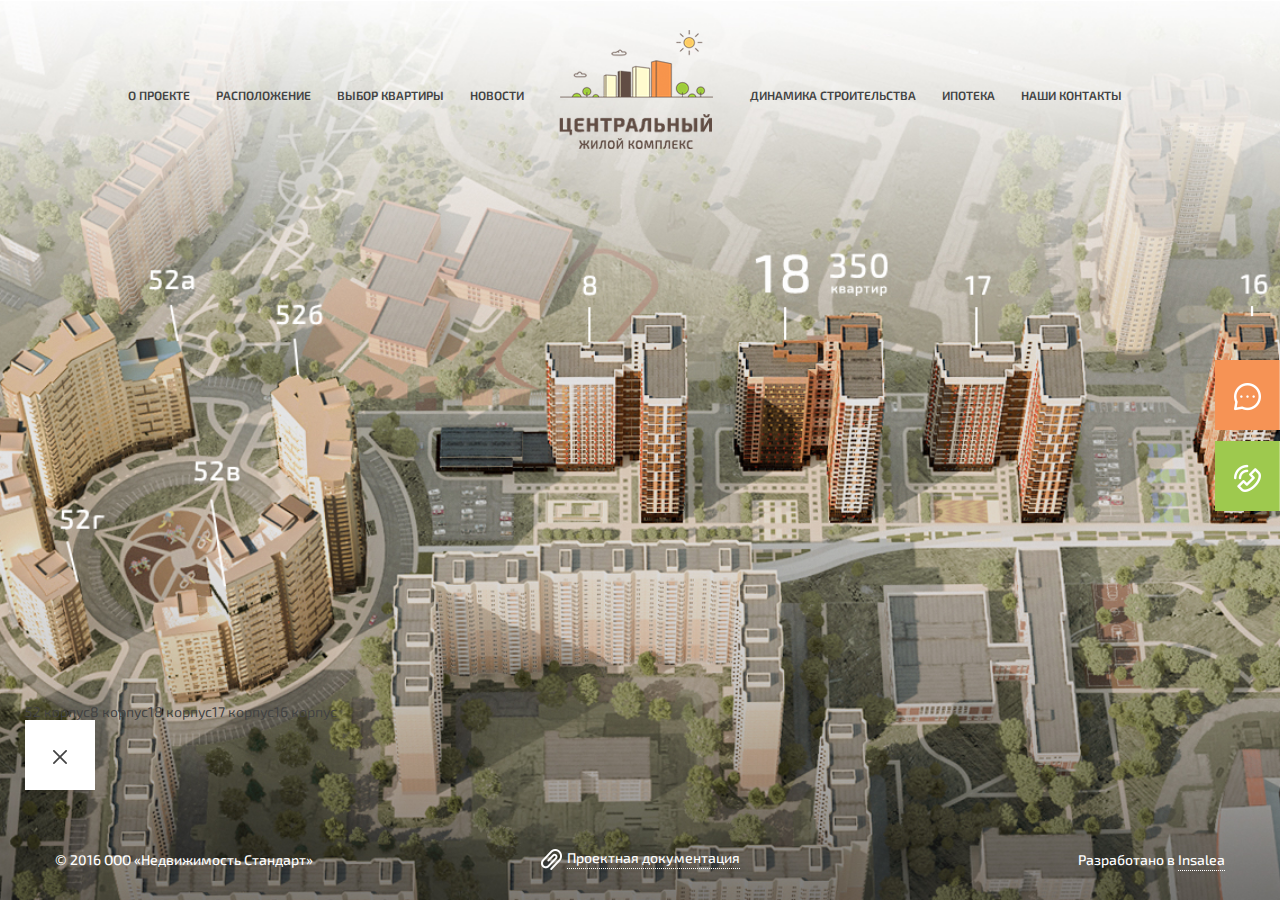
<file: vibor.html>
<!DOCTYPE html>
<html lang="ru">
	<head>
		<meta charset="UTF-8" />
		<title>Title</title>
		<meta name="viewport" content="width=device-width, initial-scale=1, maximum-scale=1, user-scalable=no" />

	</head>
	<div class="popup popup_callback">
		<div class="container container">
			<div class="window">
				<div class="header bg-green">
					<div class="title">заказать звонок</div>
					<div class="close"><div class="btn-close box"><i class="icon icon-close"></i></div></div>
				</div>
				<div class="body">
					<form action="">
						<input type="text" class="input" placeholder="Ваше имя">
						<input type="text" class="input tel" placeholder="Ваш телефон">
						<button class="button button_orange">заказать звонок</button>
					</form>
				</div>
			</div>
		</div>
		<div class="bg"></div>
	</div>
	<div class="popup popup_write">
		<div class="container container">
			<div class="window">
				<div class="header bg-orange">
					<div class="title">оставить заявку</div>
					<div class="close"><div class="btn-close box"><i class="icon icon-close"></i></div></div>
				</div>
				<div class="body">
					<form action="">
						<input type="text" class="input" placeholder="Ваше имя">
						<input type="text" class="input tel" placeholder="Ваш телефон">
						<input type="text" class="input" placeholder="Текс заявки">
						<button class="button">Отправить заявку</button>
					</form>
				</div>
			</div>
		</div>
		<div class="bg"></div>
	</div>
	<body class="with-content housings">
		<div class="wrapper">
			<header class="container">
				<ul class="nav nav-left">
					<li><a href="">о проекте</a></li>
					<li><a href="">расположение</a></li>
					<li><a href="">выбор квартиры</a></li>
					<li><a href="">новости</a></li>
				</ul>
				<div class="logo"><a href=""><img src="img/logo.png" alt=""></a></div>
				<ul class="nav nav-right">
					<li><a href="">динамика строительства</a></li>
					<li><a href="">ипотека</a></li>
					<li><a href="">наши Контакты</a></li>
				</ul>
			</header>
			<footer>
				<div class="container row w3">
					<div class="col copy">© 2016 ООО «Недвижимость Стандарт»</div>
					<div class="col docs">
						<div class="docs-wrap">
							<div class="header">
								<div class="title"><i class="icon icon-clip-white"></i> <a href="">Проектная документация</a></div>
								<div class="btn-close box"><i class="icon icon-close"></i></div>
							</div>
							<div class="body">
								<div class="row">
									<div class="format col">DOC</div>
									<div class="sub-title col">
										<p>Разрешение на строительство</p>
										<span>корпус 8</span>
									</div>
									<div class="anchor col"><a href="" target="_blank"><i class="icon icon-upload_gray"></i></a></div>
								</div>
								<div class="row">
									<div class="format col">DOC</div>
									<div class="sub-title col">
										<p>Разрешение на строительство</p>
										<span>корпус 16</span>
									</div>
									<div class="anchor col"><a href="" target="_blank"><i class="icon icon-upload_gray"></i></a></div>
								</div>
								<div class="row">
									<div class="format col">DOC</div>
									<div class="sub-title col">
										<p>Разрешение на строительство</p>
										<span>корпус 17</span>
									</div>
									<div class="anchor col"><a href="" target="_blank"><i class="icon icon-upload_gray"></i></a></div>
								</div>
								<div class="row">
									<div class="format col">DOC</div>
									<div class="sub-title col">
										<p>Разрешение на строительство</p>
										<span>корпус 18</span>
									</div>
									<div class="anchor col"><a href="" target="_blank"><i class="icon icon-upload_gray"></i></a></div>
								</div>
								<div class="row">
									<div class="format col color-red-hover">PDF</div>
									<div class="sub-title col">
										<p>Проектная декларация</p>
										<span>корпус 16</span>
									</div>
									<div class="anchor col"><a href="" target="_blank"><i class="icon icon-upload_gray"></i></a></div>
								</div>
								<div class="row">
									<div class="format col color-red-hover">PDF</div>
									<div class="sub-title col">
										<p>Проектная декларация</p>
										<span>корпус 18</span>
									</div>
									<div class="anchor col"><a href="" target="_blank"><i class="icon icon-upload_gray"></i></a></div>
								</div>
								<div class="row">
									<div class="format col color-red-hover">PDF</div>
									<div class="sub-title col">
										<p>Планировки</p>
										<span>корпус 16</span>
									</div>
									<div class="anchor col"><a href="" target="_blank"><i class="icon icon-search_gray"></i></a></div>
								</div>
							</div>
						</div>
					</div>
					<div class="col dev">Разработано в <a href="//insalea.ru/" target="_blank">Insalea</a></div>
				</div>
			</footer>
		</div>
		<div class="container">
			<div id="housings">
				<div class="abs-blocks">
					<div class="house-52"></div>
					<div class="house-8"></div>
					<div class="house-18"></div>
					<div class="house-17"></div>
					<div class="house-16"></div>
				</div>
				<div class="selection">
					<div class="plashka row">
						<div class="col name"></div>
						<div class="col num off"><span>52</span> корпус</div>
						<div class="col num off"><span>8</span> корпус</div>
						<div class="col num"><span>18</span> корпус</div>
						<div class="col num off"><span>17</span> корпус</div>
						<div class="col num"><span>16</span> корпус</div>
					</div>
					<div class="btn-close box"><i class="icon icon-close"></i></div>
				</div>
			</div>	
		</div>
		<div class="fix-btns">
			<div class="item chat">
				<div class="icon-wrap"><i class="icon icon-chat"></i></div>
				<div class="text">НАПИСАТЬ</div>
			</div>
			<div class="item phone">
				<div class="icon-wrap"><i class="icon icon-phone"></i></div>
				<div class="text">ЗАКАЗАТЬ ЗВОНОК</div>
			</div>
		</div>


		<link href="https://fonts.googleapis.com/css?family=Exo+2:400,500,600" rel="stylesheet">
		<link rel="stylesheet" href="css/libs.min.css">
		<link rel="stylesheet" href="css/style.css">
		<link rel="stylesheet" href="css/mobile.css">
		<script src="js/libs.min.js"></script>
		<script src="js/scripts.js"></script>
		<script src="js/popup.js"></script>
		<script src="js/mobile.js"></script>
	</body>
</html>
</file>
<file: css/style.css>
i.icon {
  display: inline-block;
  vertical-align: middle; }

i.icon-arrow-bottom {
  background-image: url(../img/sprite.png);
  background-position: -153px -78px;
  width: 14px;
  height: 20px; }

i.icon-arrow-left {
  background-image: url(../img/sprite.png);
  background-position: -22px -151px;
  width: 20px;
  height: 14px; }

i.icon-arrow-right {
  background-image: url(../img/sprite.png);
  background-position: -153px -98px;
  width: 20px;
  height: 14px; }

i.icon-arrow-up {
  background-image: url(../img/sprite.png);
  background-position: -158px -123px;
  width: 14px;
  height: 20px; }

i.icon-arrow {
  background-image: url(../img/sprite.png);
  background-position: -173px -139px;
  width: 15px;
  height: 8px; }

i.icon-bank {
  background-image: url(../img/sprite.png);
  background-position: -173px 0px;
  width: 24px;
  height: 23px; }

i.icon-car {
  background-image: url(../img/sprite.png);
  background-position: -173px -116px;
  width: 19px;
  height: 23px; }

i.icon-chat {
  background-image: url(../img/sprite.png);
  background-position: -56px -123px;
  width: 27px;
  height: 28px; }

i.icon-clip-black {
  background-image: url(../img/sprite.png);
  background-position: -173px -95px;
  width: 21px;
  height: 21px; }

i.icon-clip-white {
  background-image: url(../img/sprite.png);
  background-position: -173px -74px;
  width: 21px;
  height: 21px; }

i.icon-close {
  background-image: url(../img/sprite.png);
  background-position: -42px -151px;
  width: 14px;
  height: 14px; }

i.icon-marker {
  background-image: url(../img/sprite.png);
  background-position: 0px 0px;
  width: 153px;
  height: 123px; }

i.icon-phone {
  background-image: url(../img/sprite.png);
  background-position: -83px -123px;
  width: 27px;
  height: 28px; }

i.icon-school {
  background-image: url(../img/sprite.png);
  background-position: 0px -151px;
  width: 22px;
  height: 19px; }

i.icon-scroll {
  background-image: url(../img/sprite.png);
  background-position: -153px 0px;
  width: 20px;
  height: 78px; }

i.icon-search_gray {
  background-image: url(../img/sprite.png);
  background-position: -28px -123px;
  width: 28px;
  height: 28px; }

i.icon-search_green {
  background-image: url(../img/sprite.png);
  background-position: 0px -123px;
  width: 28px;
  height: 28px; }

i.icon-ship {
  background-image: url(../img/sprite.png);
  background-position: -173px -51px;
  width: 20px;
  height: 23px; }

i.icon-tree {
  background-image: url(../img/sprite.png);
  background-position: -173px -23px;
  width: 19px;
  height: 28px; }

i.icon-upload_gray {
  background-image: url(../img/sprite.png);
  background-position: -134px -123px;
  width: 24px;
  height: 28px; }

i.icon-upload_green {
  background-image: url(../img/sprite.png);
  background-position: -110px -123px;
  width: 24px;
  height: 28px; }

* {
  margin: 0;
  padding: 0; }

body {
  font: 14px "Exo 2", sans-serif;
  color: #424242;
  -webkit-box-sizing: border-box;
          box-sizing: border-box; }
  body.contacts .wrapper {
    background: url("../img/bg/contacts.jpg") no-repeat center top;
    background-size: cover; }
  body.housings .wrapper {
    background: url("../img/bg/housings.jpg") no-repeat center top;
    background-size: cover; }

.container {
  position: relative;
  max-width: 1230px;
  margin: 0 auto;
  padding-left: 15px;
  padding-right: 15px; }

.row:before, .row:after, .clearfix:before, .clearfix:after {
  display: table;
  content: '';
  -webkit-box-sizing: border-box;
          box-sizing: border-box; }

.row:after, .clearfix:after {
  clear: both; }

.w2 > .col {
  width: 50%; }

.w3 > .col {
  width: 33.333333333%; }

.w4 > .col {
  width: 25%; }

.w5 > .col {
  width: 20%; }

.w6 > .col {
  width: 16.666666667%; }

.col {
  display: block;
  float: left;
  min-height: 1px;
  -webkit-box-sizing: border-box;
          box-sizing: border-box; }

.left {
  float: left; }

.right {
  float: right; }

h1, h2 {
  font-size: 24px;
  text-transform: uppercase;
  font-weight: 600; }

a {
  color: #424242;
  text-decoration: none; }

ul, ol {
  margin: 0; }

li {
  list-style: none; }

.text-left {
  text-align: left; }

.text-right {
  text-align: center; }

.text-right {
  text-align: right; }

.text-italic {
  font-style: italic; }

.text-bold {
  font-weight: bold; }

.button {
  cursor: pointer; }

.button, .input, .textarea {
  display: block;
  outline: none;
  border: none;
  background: #fff;
  font-family: "Exo 2", sans-serif;
  -webkit-box-sizing: border-box;
          box-sizing: border-box; }

.input {
  width: 100%;
  border: 3px solid #EAEAEA;
  font-size: 12px;
  margin-bottom: 20px;
  padding: 19px 24px; }

.textarea {
  resize: none; }

::-webkit-input-placeholder {
  color: #424242;
  text-transform: uppercase;
  font-weight: 600; }

::-moz-placeholder {
  color: #424242;
  text-transform: uppercase;
  font-weight: 600; }

:-ms-input-placeholder {
  color: #424242;
  text-transform: uppercase;
  font-weight: 600; }

::placeholder {
  color: #424242;
  text-transform: uppercase;
  font-weight: 600; }

.popup {
  display: none; }

.popup, .popup .bg {
  z-index: 10000;
  position: absolute;
  top: 0;
  left: 0;
  width: 100%;
  height: 100%;
  font-weight: 600; }

.popup .window {
  z-index: 10002;
  position: relative;
  width: 435px;
  margin-left: auto;
  margin-right: auto;
  background: #fff;
  -webkit-box-sizing: border-box;
          box-sizing: border-box; }

.popup .container {
  height: 100%; }

.popup .header.bg-green {
  background: #9ECA4E; }

.popup .header.bg-orange {
  background: #F69355; }

.popup .title {
  text-align: center;
  text-transform: uppercase;
  font-size: 24px;
  color: #fff;
  padding: 30px 15px; }

.popup .close {
  position: absolute;
  top: 0;
  right: -22px;
  width: 20px;
  height: 20px; }

.popup .body {
  padding: 41px 52px; }
  .popup .body .button {
    width: 100%;
    text-transform: uppercase;
    font-size: 12px;
    font-weight: 600;
    padding-top: 22px;
    padding-bottom: 22px; }
    .popup .body .button.button_orange {
      background: #F69355; }

.popup .bg {
  z-index: 10001;
  position: fixed;
  background: rgba(0, 0, 0, 0.3); }

.wrapper {
  position: relative;
  height: 100vh;
  min-height: 568px;
  background: url("../img/bg/main.jpg") no-repeat center top;
  background-size: cover; }

header {
  padding-top: 30px;
  text-align: center; }

footer {
  position: absolute;
  bottom: 30px;
  color: #fff;
  width: 100%;
  font-weight: 500; }
  footer a {
    position: relative;
    color: #fff;
    border-bottom: 1px dotted #fff;
    padding-bottom: 2px;
    -webkit-transition: .3s;
    transition: .3s; }
    footer a:hover {
      color: #F69355;
      border-bottom: 1px dotted #F69355; }
  footer .copy {
    padding-left: 30px;
    line-height: 21px; }
  footer .docs {
    text-align: center;
    -webkit-box-sizing: border-box;
            box-sizing: border-box;
    -webkit-transition: .3s;
    transition: .3s;
    position: relative; }
    footer .docs.open .header .btn-close {
      display: block; }
    footer .docs.open .title a {
      border-bottom: 1px dotted #424242; }
    footer .docs.open .title i {
      background-image: url(../img/sprite.png);
      background-position: -173px -95px;
      width: 21px;
      height: 21px; }
    footer .docs.open .docs-wrap {
      position: absolute;
      bottom: -20px;
      left: 20px;
      width: 370px;
      margin-left: auto;
      margin-right: auto;
      color: #424242;
      background-color: #FFF; }
      footer .docs.open .docs-wrap:after {
        position: absolute;
        content: '';
        display: block;
        width: 100%;
        height: 30px;
        left: 0;
        bottom: -30px;
        background: #fff; }
    footer .docs.open .box {
      top: 0;
      right: -72px;
      position: absolute; }
    footer .docs.open .title {
      padding: 24px 15px 24px; }
      footer .docs.open .title a {
        color: #424242; }
    footer .docs.open .body {
      display: block; }
      footer .docs.open .body a {
        border-bottom: none; }
    footer .docs.open .row {
      border-top: 2px solid #F2F2F2;
      padding: 15px 16px 13px; }
      footer .docs.open .row:hover .format {
        color: #3892e6; }
        footer .docs.open .row:hover .format.color-red-hover {
          color: #f00; }
      footer .docs.open .row:hover i.icon-upload_gray {
        background-image: url(../img/sprite.png);
        background-position: -110px -123px;
        width: 24px;
        height: 28px; }
      footer .docs.open .row:hover i.icon-search_gray {
        background-image: url(../img/sprite.png);
        background-position: 0px -123px;
        width: 28px;
        height: 28px; }
    footer .docs.open .format {
      width: 40px;
      height: 40px;
      line-height: 40px;
      -webkit-box-sizing: border-box;
              box-sizing: border-box;
      border: 2px solid #E2E2E2;
      color: #d8d8d8;
      font-weight: 500;
      margin-right: 18px; }
    footer .docs.open .sub-title {
      text-align: left;
      padding-top: 2.5px; }
      footer .docs.open .sub-title span {
        opacity: .39;
        display: block;
        margin-top: 1px; }
    footer .docs.open .anchor {
      float: right;
      padding-top: 3px; }
    footer .docs .header .btn-close {
      display: none; }
    footer .docs .header i {
      margin-right: 2px; }
    footer .docs .body {
      display: none; }
  footer .dev {
    line-height: 21px;
    text-align: right;
    padding-right: 30px; }

.nav {
  position: relative;
  display: inline-block;
  font-size: 12px;
  text-transform: uppercase;
  text-align: center;
  font-weight: 600;
  top: 6px; }
  .nav li {
    display: inline-block;
    margin-left: 11.5px;
    margin-right: 11.5px;
    padding-bottom: 2px;
    -webkit-transition: .3s;
    transition: .3s;
    border-bottom: 3px solid transparent; }
    .nav li:hover, .nav li.select {
      border-bottom: 3px solid #F59355; }

.nav-left {
  margin-right: 20px; }

.nav-right {
  margin-left: 23px;
  margin-right: 30px; }

.logo {
  display: inline-block;
  vertical-align: middle; }

.box {
  position: relative;
  background: #fff;
  width: 70px;
  height: 70px;
  -webkit-box-sizing: border-box;
          box-sizing: border-box;
  line-height: 70px;
  cursor: pointer;
  text-align: center; }

.button {
  color: #fff;
  background: #9ECA4E;
  padding: 11.5px 17px; }

.btn-close.select .icon {
  -webkit-transform: rotate(45deg);
      -ms-transform: rotate(45deg);
          transform: rotate(45deg); }

.slider {
  margin-top: 60px;
  margin-bottom: 55px; }
  .slider img {
    display: block;
    width: 100%; }
  .slider .slick-arrow {
    position: absolute;
    z-index: 1000;
    top: auto;
    bottom: -33px;
    background: #fff !important; }
    .slider .slick-arrow:before {
      display: none; }
  .slider .slick-next {
    right: 2px; }
  .slider .slick-prev {
    left: auto;
    right: 74px; }

.fix-btns {
  right: 0;
  top: 40%;
  position: fixed;
  font-weight: 600;
  color: #fff;
  font-size: 12px; }
  .fix-btns .item {
    right: -135px;
    z-index: 10;
    position: relative;
    width: 200px;
    height: 70px;
    line-height: 70px;
    margin-bottom: 11px;
    cursor: pointer;
    -webkit-transition: .3s;
    transition: .3s; }
    .fix-btns .item.open, .fix-btns .item:hover {
      right: 0px; }
  .fix-btns .icon-wrap {
    float: left;
    width: 64px;
    text-align: center; }
  .fix-btns .text {
    float: left;
    padding-left: 10px; }
  .fix-btns .chat {
    background: #F69355; }
    .fix-btns .chat .icon-wrap {
      border-right: 1px solid #F6B287; }
  .fix-btns .phone {
    background: #9EC94E; }
    .fix-btns .phone .icon-wrap {
      border-right: 1px solid #BCDA81; }

#contacts {
  position: relative;
  width: 470px;
  margin-left: 30px;
  margin-right: auto;
  background: #fff;
  margin-top: -585px;
  -webkit-box-sizing: border-box;
          box-sizing: border-box;
  padding: 45px 60px;
  -webkit-box-shadow: 0px 0px 7.92px 0.08px rgba(0, 0, 0, 0.13);
          box-shadow: 0px 0px 7.92px 0.08px rgba(0, 0, 0, 0.13);
  box-sizing: border-box; }
  #contacts h1 {
    margin-bottom: 25px; }
  #contacts .gray-text {
    color: #424242;
    opacity: .43;
    font-weight: 500;
    margin-top: 7px; }
  #contacts .green-text {
    color: #a2d23a;
    font-weight: 600;
    font-size: 20px;
    margin-top: 7px; }
  #contacts .line {
    margin-bottom: 45px; }
  #contacts .time {
    text-transform: uppercase;
    font-weight: 600; }
    #contacts .time .col:nth-of-type(1) {
      width: 75px; }
  #contacts .btn-close {
    position: absolute;
    top: 0;
    right: -71px;
    -webkit-box-shadow: 0px 0px 7.92px 0.08px rgba(0, 0, 0, 0.13);
            box-shadow: 0px 0px 7.92px 0.08px rgba(0, 0, 0, 0.13); }
    #contacts .btn-close:before {
      content: '';
      display: block;
      position: absolute;
      top: 0;
      left: -5px;
      width: 5px;
      height: 70px;
      background-color: #fff; }

#dinamic {
  position: relative;
  width: 770px;
  margin-left: auto;
  margin-right: auto;
  background: #fff;
  margin-top: -585px;
  -webkit-box-sizing: border-box;
          box-sizing: border-box; }
  #dinamic .header {
    position: relative;
    padding: 40px 0 0;
    text-align: center; }
    #dinamic .header:after {
      display: block;
      position: absolute;
      width: 100%;
      height: 11px;
      bottom: -11px;
      left: 0;
      background: url("../img/shadow-2.jpg"); }
    #dinamic .header h1 {
      margin-bottom: 35px;
      padding-left: 15px;
      padding-right: 15px; }
    #dinamic .header .links {
      font-weight: 500; }
      #dinamic .header .links li {
        width: 16.66666666666667%;
        display: inline-block;
        font-size: 11px;
        -webkit-box-sizing: border-box;
                box-sizing: border-box;
        border-top: 2px solid #E2E2E2;
        height: 64px;
        line-height: 8px;
        vertical-align: bottom;
        border-right: 2px solid #E2E2E2;
        color: #d5d5d5; }
        #dinamic .header .links li a {
          display: block;
          color: #d5d5d5;
          padding: 20px 5px; }
        #dinamic .header .links li span {
          position: relative;
          font-size: 24px;
          top: 7px;
          margin-right: 5px; }
        #dinamic .header .links li:nth-of-type(1) span {
          margin-right: 0;
          font-size: 18px; }
        #dinamic .header .links li:last-of-type {
          border-right: none; }
        #dinamic .header .links li:hover, #dinamic .header .links li.select {
          color: #fff;
          background: #9ECA4E;
          border-top: 2px solid #9ECA4E; }
          #dinamic .header .links li:hover a, #dinamic .header .links li.select a {
            color: #fff; }
  #dinamic .body {
    padding-top: 30px;
    padding-bottom: 52px;
    background: #F7F7F7;
    text-align: center;
    text-transform: uppercase;
    font-weight: 500; }
    #dinamic .body li {
      display: inline-block; }
  #dinamic .btn-close {
    position: absolute;
    top: 0;
    right: -72px; }
  #dinamic .years {
    margin-bottom: 20px;
    font-size: 24px; }
    #dinamic .years li {
      margin-left: 21px;
      margin-right: 21px;
      border-bottom: 3px solid transparent; }
      #dinamic .years li:hover, #dinamic .years li.select {
        border-bottom: 3px solid #9ECA4E; }
  #dinamic .months {
    color: #bbbbbb;
    font-size: 11px; }
    #dinamic .months li {
      margin-left: 6.5px;
      margin-right: 6.5px; }
      #dinamic .months li a {
        color: #bbbbbb; }
      #dinamic .months li:hover a, #dinamic .months li.select a {
        color: #424242; }
  #dinamic .slider {
    position: relative;
    margin: 40px 0; }
    #dinamic .slider:before, #dinamic .slider:after {
      z-index: 100;
      display: block;
      position: absolute;
      content: '';
      top: 0px;
      width: 65px;
      height: 89px; }
    #dinamic .slider:before {
      left: 0;
      background: -webkit-linear-gradient(left, rgba(224, 224, 224, 0.9) 20%, transparent 100%);
      background: -webkit-gradient(linear, left top, right top, color-stop(20%, rgba(224, 224, 224, 0.9)), to(transparent));
      background: linear-gradient(to right, rgba(224, 224, 224, 0.9) 20%, transparent 100%); }
    #dinamic .slider:after {
      right: 0;
      background: -webkit-linear-gradient(left, transparent 0%, rgba(224, 224, 224, 0.9) 20%);
      background: -webkit-gradient(linear, left top, right top, from(transparent), color-stop(20%, rgba(224, 224, 224, 0.9)));
      background: linear-gradient(to right, transparent 0%, rgba(224, 224, 224, 0.9) 20%); }
    #dinamic .slider .item {
      height: 89px;
      overflow: hidden; }
    #dinamic .slider img {
      width: 112px;
      margin-left: auto;
      margin-right: auto; }
    #dinamic .slider .slick-arrow {
      top: auto;
      bottom: -25px; }
    #dinamic .slider .slick-prev {
      left: 0; }
    #dinamic .slider .slick-next {
      right: 0; }

#content {
  position: relative;
  width: 770px;
  margin-left: auto;
  margin-right: auto;
  background: #fff;
  margin-top: -585px;
  -webkit-box-sizing: border-box;
          box-sizing: border-box;
  left: -72px; }
  #content .header {
    position: relative;
    padding: 37px 45px 33px;
    margin-bottom: 32px; }
    #content .header:before {
      content: '';
      position: absolute;
      bottom: -36px;
      left: 0;
      width: 100%;
      height: 36px;
      background: url("../img/shadow.png"); }
  #content h1 {
    float: left;
    padding-top: 6px; }
  #content .menu {
    font-weight: 500;
    float: right; }
    #content .menu li {
      display: inline-block;
      margin-right: 1px; }
      #content .menu li a {
        display: block;
        padding: 8.5px 9px;
        border: 3px solid transparent;
        -webkit-transition: .3s;
        transition: .3s; }
        #content .menu li a:hover {
          border: 3px solid #9ECA4E;
          color: #9ECA4E; }
  #content .abs-right {
    position: absolute;
    top: 0;
    right: -72px; }
    #content .abs-right .scroll {
      position: absolute;
      top: 93px;
      right: 24px;
      background: url("../img/scroll.png");
      width: 20px;
      height: 366px; }
  #content .body p {
    line-height: 30px;
    padding: 0 45px;
    letter-spacing: 0.5px;
    margin-bottom: 30px; }
  #content .body h2 {
    padding-left: 45px;
    padding-right: 45px;
    -webkit-box-sizing: border-box;
            box-sizing: border-box;
    margin-bottom: 40px; }
  #content #map {
    position: relative;
    background: url("../img/map.jpg");
    height: 340px;
    margin-top: 50px; }
    #content #map .item {
      position: absolute;
      -webkit-border-radius: 50%;
              border-radius: 50%;
      text-align: center;
      -webkit-transition: .3s;
      transition: .3s; }
      #content #map .item:hover {
        z-index: 9; }
        #content #map .item:hover .icon-wrap {
          width: 60px;
          height: 60px;
          line-height: 60px; }
        #content #map .item:hover .text {
          opacity: 1;
          z-index: 10; }
        #content #map .item:hover .bg-brown {
          -webkit-box-shadow: 0px 0px 38px -2px #604D46;
                  box-shadow: 0px 0px 38px -2px #604D46; }
        #content #map .item:hover .bg-blue {
          -webkit-box-shadow: 0px 0px 38px -2px #168DA1;
                  box-shadow: 0px 0px 38px -2px #168DA1; }
        #content #map .item:hover .bg-green {
          -webkit-box-shadow: 0px 0px 38px -2px #9DCA4E;
                  box-shadow: 0px 0px 38px -2px #9DCA4E; }
        #content #map .item:hover .bg-orange {
          -webkit-box-shadow: 0px 0px 38px -2px #F59355;
                  box-shadow: 0px 0px 38px -2px #F59355; }
        #content #map .item:hover .bg-yellow {
          -webkit-box-shadow: 0px 0px 38px -2px #FECA6E;
                  box-shadow: 0px 0px 38px -2px #FECA6E; }
      #content #map .item:nth-of-type(1) {
        top: 19px;
        left: 385px; }
      #content #map .item:nth-of-type(2) {
        top: 71px;
        left: 395px; }
      #content #map .item:nth-of-type(3) {
        top: 130px;
        left: 212px; }
      #content #map .item:nth-of-type(4) {
        top: 135px;
        left: 383px; }
      #content #map .item:nth-of-type(5) {
        top: 115px;
        left: 450px; }
      #content #map .item:nth-of-type(6) {
        top: 160px;
        left: 330px; }
      #content #map .item:nth-of-type(7) {
        top: 220px;
        left: 310px; }
      #content #map .item:nth-of-type(8) {
        top: 210px;
        left: 460px; }
      #content #map .item:nth-of-type(9) {
        top: 260px;
        left: 380px; }
        #content #map .item:nth-of-type(9) .text {
          top: -53px;
          left: 70px; }
          #content #map .item:nth-of-type(9) .text:before {
            left: -19px;
            top: 7px;
            -webkit-transform: rotate(-90deg);
                -ms-transform: rotate(-90deg);
                    transform: rotate(-90deg); }
    #content #map .icon-wrap {
      width: 40px;
      height: 40px;
      -webkit-border-radius: 50%;
              border-radius: 50%;
      line-height: 38px;
      -webkit-transition: .3s;
      transition: .3s; }
    #content #map .text {
      opacity: 0;
      position: relative;
      color: #61cdf5;
      background: #fff;
      padding: 10px 15px;
      top: 16px;
      left: 11px;
      -webkit-transition: .3s;
      transition: .3s; }
      #content #map .text:before {
        position: absolute;
        display: block;
        content: '';
        width: 0;
        height: 0;
        border-style: solid;
        border-width: 0 19px 22px 0px;
        border-color: transparent transparent #ffffff transparent;
        left: 35%;
        top: -22px; }
    #content #map span {
      border-bottom: 2px dotted #61cdf5; }
    #content #map .bg-brown {
      background: #604D46; }
    #content #map .bg-blue {
      background: #168DA1; }
    #content #map .bg-green {
      background: #9DCA4E; }
    #content #map .bg-orange {
      background: #F59355; }
    #content #map .bg-yellow {
      background: #FECA6E; }
  #content #offer, #content #news {
    position: relative; }
    #content #offer .item, #content #news .item {
      position: relative;
      border-top: 2px solid #E2E2E2;
      padding: 36px 45px; }
      #content #offer .item.open .title img, #content #news .item.open .title img {
        opacity: 1;
        webkit-filter: none;
        -moz-filter: none;
        -ms-filter: none;
        -o-filter: none;
        -webkit-filter: none;
                filter: none;
        filter: none; }
      #content #offer .item.open .title span, #content #offer .item.open .title .button, #content #news .item.open .title span, #content #news .item.open .title .button {
        display: inline-block; }
      #content #offer .item.open .title .caret .icon, #content #news .item.open .title .caret .icon {
        -webkit-transform: rotate(180deg);
            -ms-transform: rotate(180deg);
                transform: rotate(180deg); }
    #content #offer .title, #content #news .title {
      position: relative;
      vertical-align: middle; }
      #content #offer .title img, #content #news .title img {
        opacity: 0.3;
        vertical-align: middle;
        -webkit-filter: grayscale(100%);
        -moz-filter: grayscale(100%);
        -ms-filter: grayscale(100%);
        -o-filter: grayscale(100%);
        filter: grayscale(100%);
        -webkit-filter: gray;
                filter: gray;
        -webkit-transition: .3s;
        transition: .3s; }
      #content #offer .title span, #content #news .title span {
        display: none;
        opacity: .39;
        font-style: italic;
        color: #614d44;
        vertical-align: middle;
        margin-left: 20px; }
      #content #offer .title .caret, #content #news .title .caret {
        position: absolute;
        top: 0;
        right: 0;
        width: 40px;
        height: 40px;
        border: 2px solid #E2E2E2;
        -webkit-box-sizing: border-box;
                box-sizing: border-box;
        text-align: center;
        line-height: 34px;
        cursor: pointer;
        -webkit-transition: .3s;
        transition: .3s; }
    #content #offer .button, #content #news .button {
      display: none;
      right: 67px;
      top: 0;
      position: absolute;
      vertical-align: middle; }
    #content #offer .content, #content #news .content {
      display: none;
      padding-top: 35px; }
      #content #offer .content p, #content #news .content p {
        padding-left: 0;
        padding-right: 0; }
        #content #offer .content p:last-of-type, #content #news .content p:last-of-type {
          margin-bottom: 0; }
  #content #news {
    margin-top: -20px; }
    #content #news .item:nth-of-type(1) {
      border-top: none; }
    #content #news .item.open .title p {
      color: #2abbf2;
      border-bottom: 1px dotted #2abbf2; }
    #content #news .title p {
      position: relative;
      top: 9px;
      display: inline-block;
      text-transform: uppercase;
      font-size: 14px;
      font-weight: 500;
      border-bottom: 1px dotted #424242;
      padding: 0 0 3px;
      line-height: normal;
      max-width: 480px;
      cursor: pointer; }
      #content #news .title p:hover {
        color: #2abbf2;
        border-bottom: 1px dotted #2abbf2; }
    #content #news .content {
      padding-top: 15px;
      padding-left: 122px; }
      #content #news .content p {
        margin-bottom: 5px;
        font-weight: 500; }
      #content #news .content .fz22 {
        font-size: 22px; }
    #content #news .date {
      margin-right: 35px; }
      #content #news .date span {
        position: relative;
        display: inline-block;
        margin-left: 0;
        font-weight: 600 !important;
        font-style: normal; }
        #content #news .date span.day {
          font-size: 31px;
          margin-right: 8px; }
        #content #news .date span.month {
          font-size: 18px;
          vertical-align: top;
          top: 1px; }
        #content #news .date span.year {
          font-size: 12px;
          -webkit-transform: rotate(-90deg);
              -ms-transform: rotate(-90deg);
                  transform: rotate(-90deg);
          left: -8px;
          margin-left: 3px; }

#housings .abs-blocks * {
  position: absolute;
  background-size: 100% !important; }

#housings .abs-blocks .house-52 {
  background: url("../img/housings/52.png");
  width: 20%;
  height: 20%;
  top: 20%;
  left: 20%; }

#housings .abs-blocks .house-8 {
  background: url("../img/housings/8.png"); }

#housings .abs-blocks .house-18 {
  background: url("../img/housings/18.png"); }

#housings .abs-blocks .house-17 {
  background: url("../img/housings/17.png"); }

#housings .abs-blocks .house-16 {
  background: url("../img/housings/16.png"); }

#housings .selection {
  position: absolute;
  bottom: 110px; }

table {
  width: 100%;
  text-align: center;
  border-collapse: collapse;
  border-width: 2px;
  margin: 30px auto; }
  table thead {
    font-weight: 500;
    text-transform: uppercase; }
    table thead th {
      opacity: .45;
      font-size: 11px;
      padding: 20px 10px; }
  table tbody {
    font-weight: 600; }
    table tbody td {
      font-size: 16px;
      padding: 20px 10px; }
  table th, table td {
    border: 2px solid #E2E2E2; }
</file>
<file: css/mobile.css>
#mob-sticks {
  width: 40px;
  height: 40px;
  cursor: pointer; }
  #mob-sticks span {
    display: block;
    position: relative;
    width: 35px;
    height: 4px;
    background: #424242;
    margin-left: auto;
    margin-right: auto;
    -webkit-transition: .5s;
    transition: .5s; }
    #mob-sticks span:nth-of-type(2) {
      margin: 6px auto; }
  #mob-sticks.close {
    padding-top: 12px; }
    #mob-sticks.close span:nth-of-type(1) {
      -webkit-transform: rotate(135deg);
          -ms-transform: rotate(135deg);
              transform: rotate(135deg); }
    #mob-sticks.close span:nth-of-type(2) {
      display: none; }
    #mob-sticks.close span:nth-of-type(3) {
      margin-top: -4px;
      -webkit-transform: rotate(-135deg);
          -ms-transform: rotate(-135deg);
              transform: rotate(-135deg); }

@media screen and (max-width: 768px) {
  .w2 .col, .w3 .col, .w4 .col, .w5 .col, .w6 .col {
    width: 100%; } }
</file>
<file: css/libs.min.css>
@import url(../libs/slick-carousel/slick/slick.css);@import url(../libs/slick-carousel/slick/slick-theme.css);
</file>
